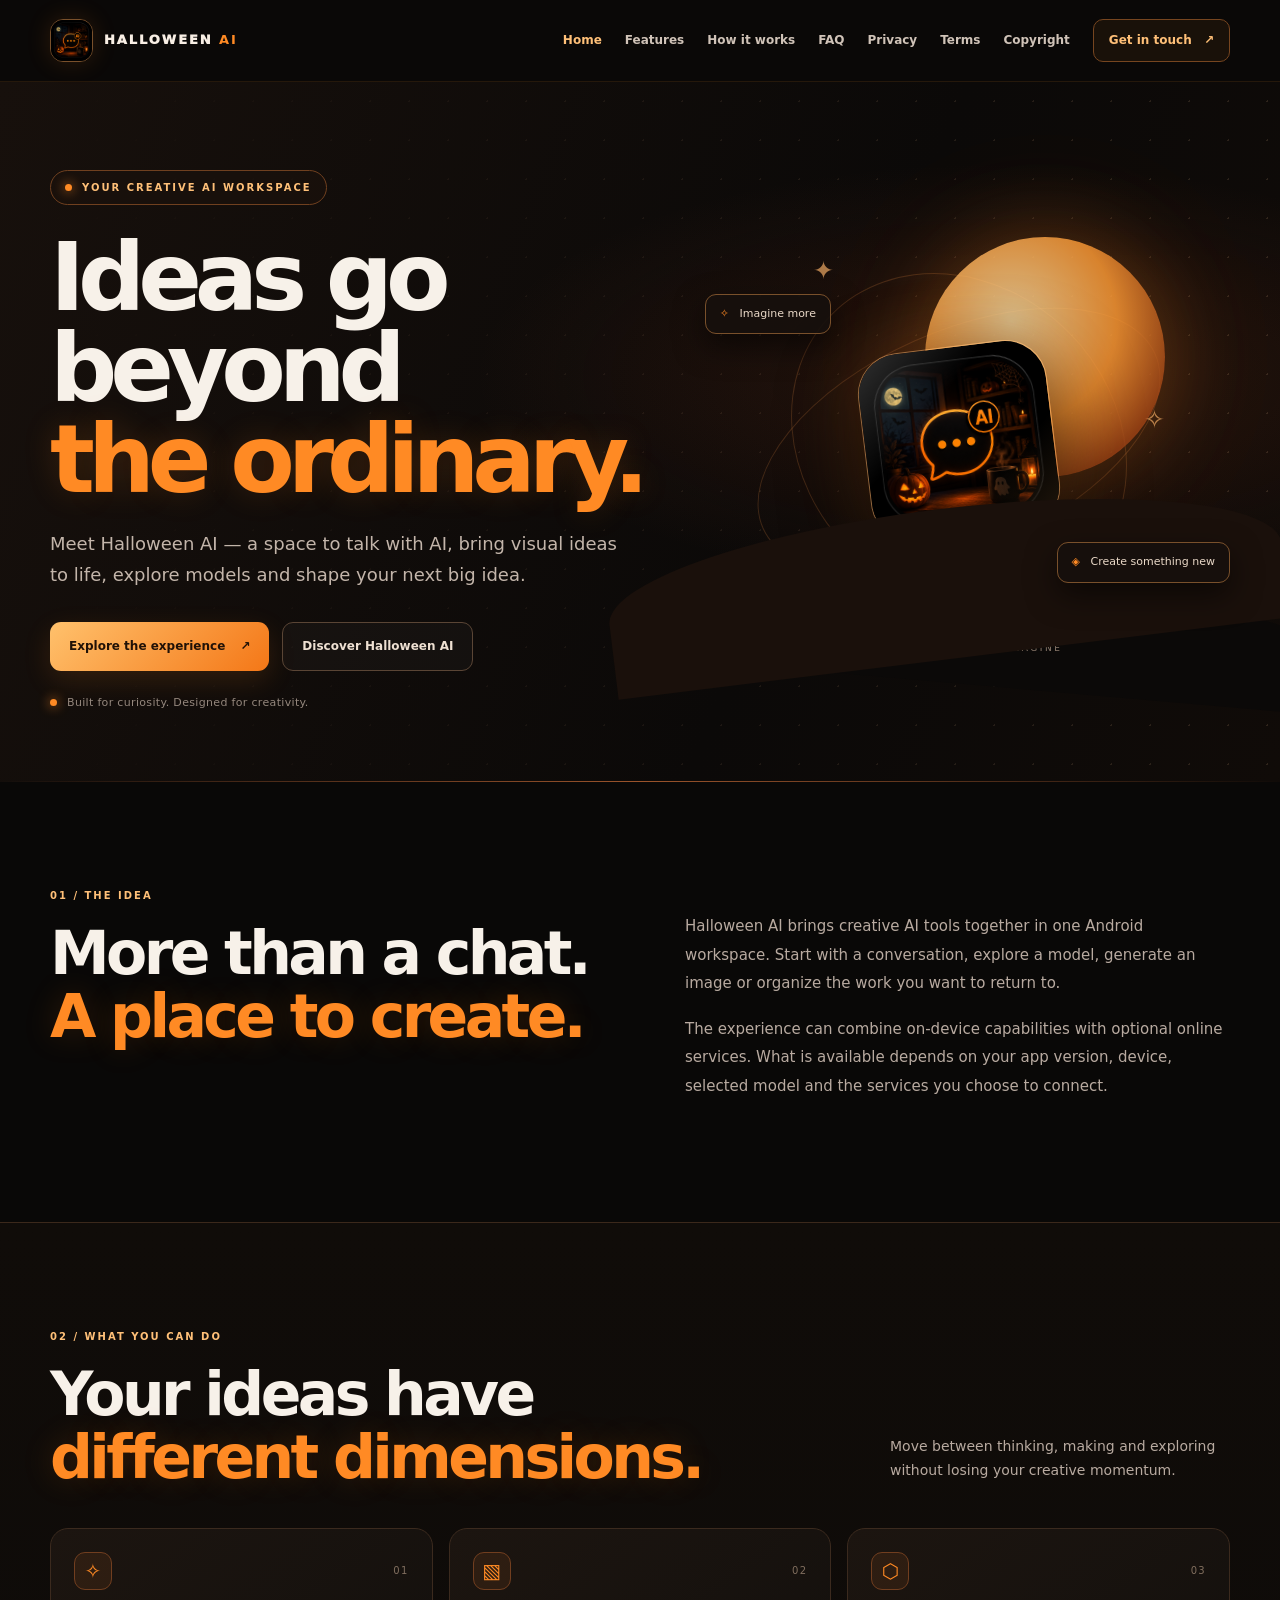
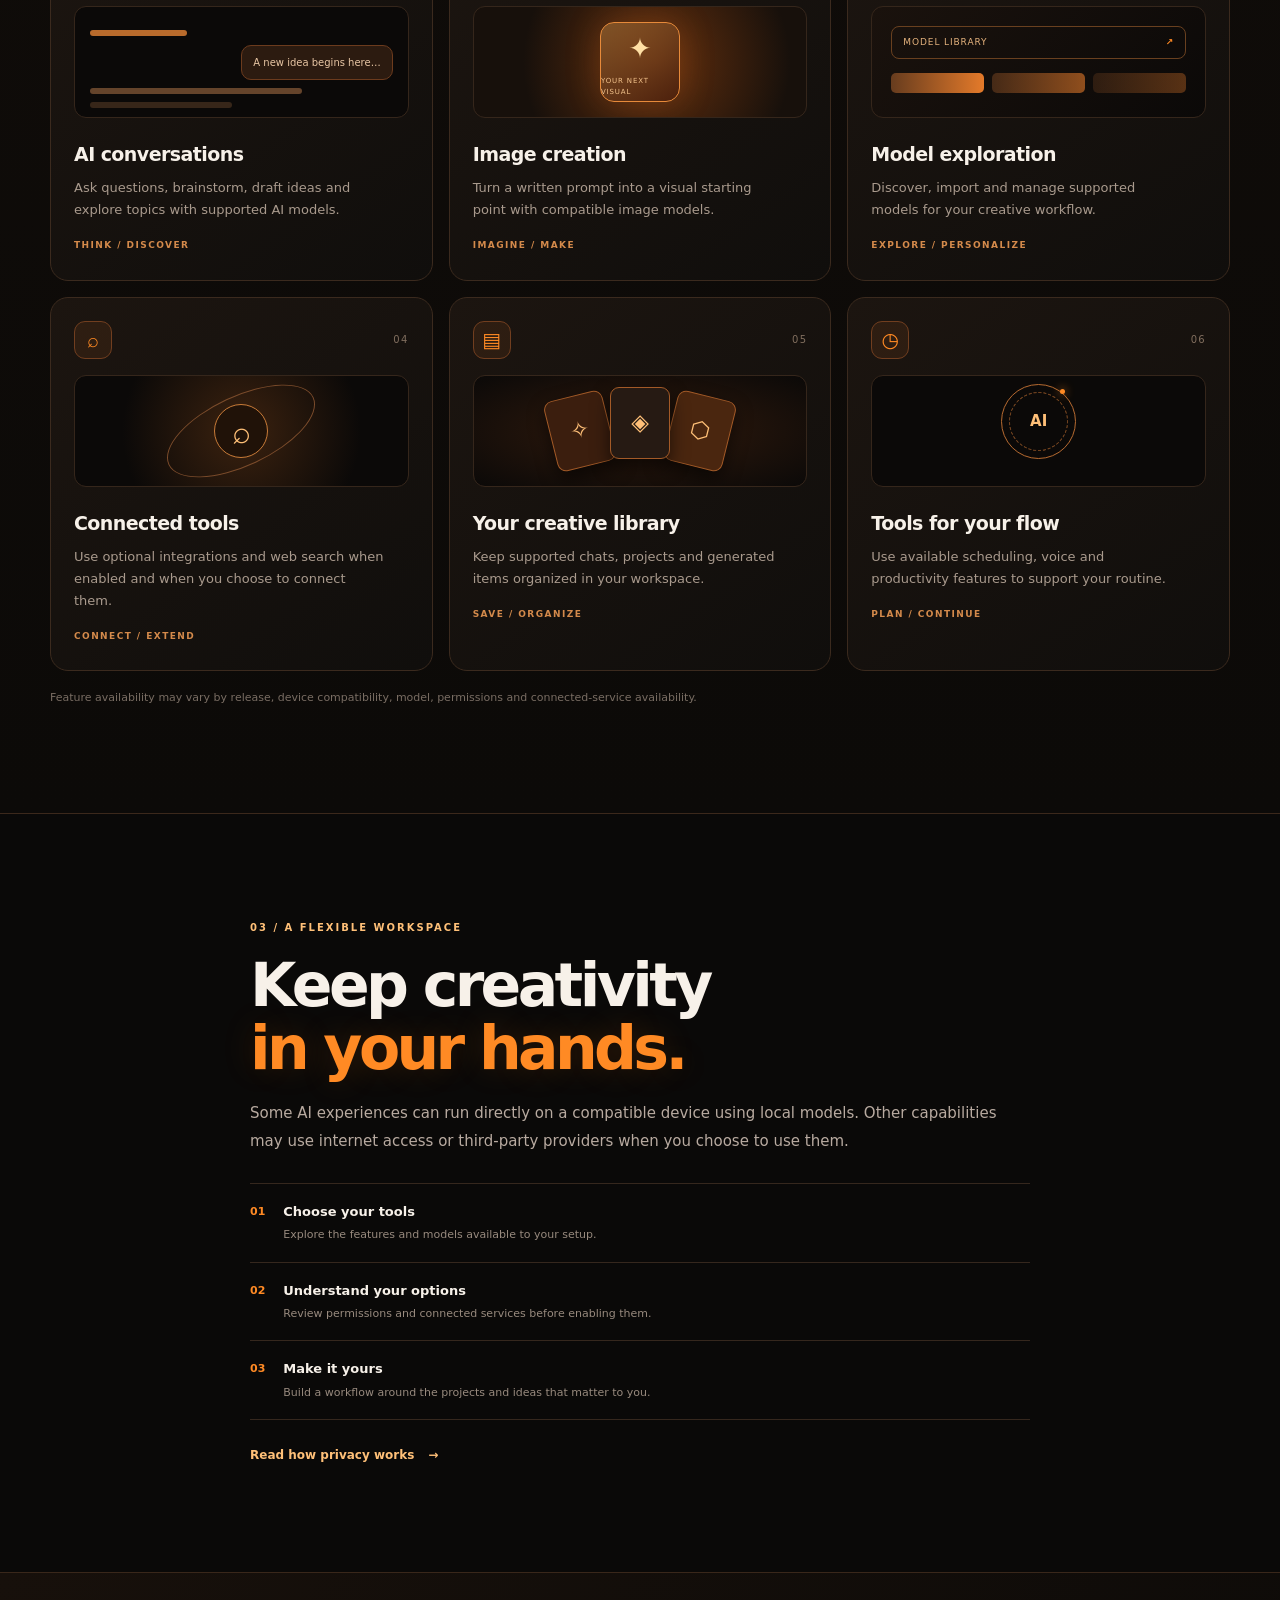
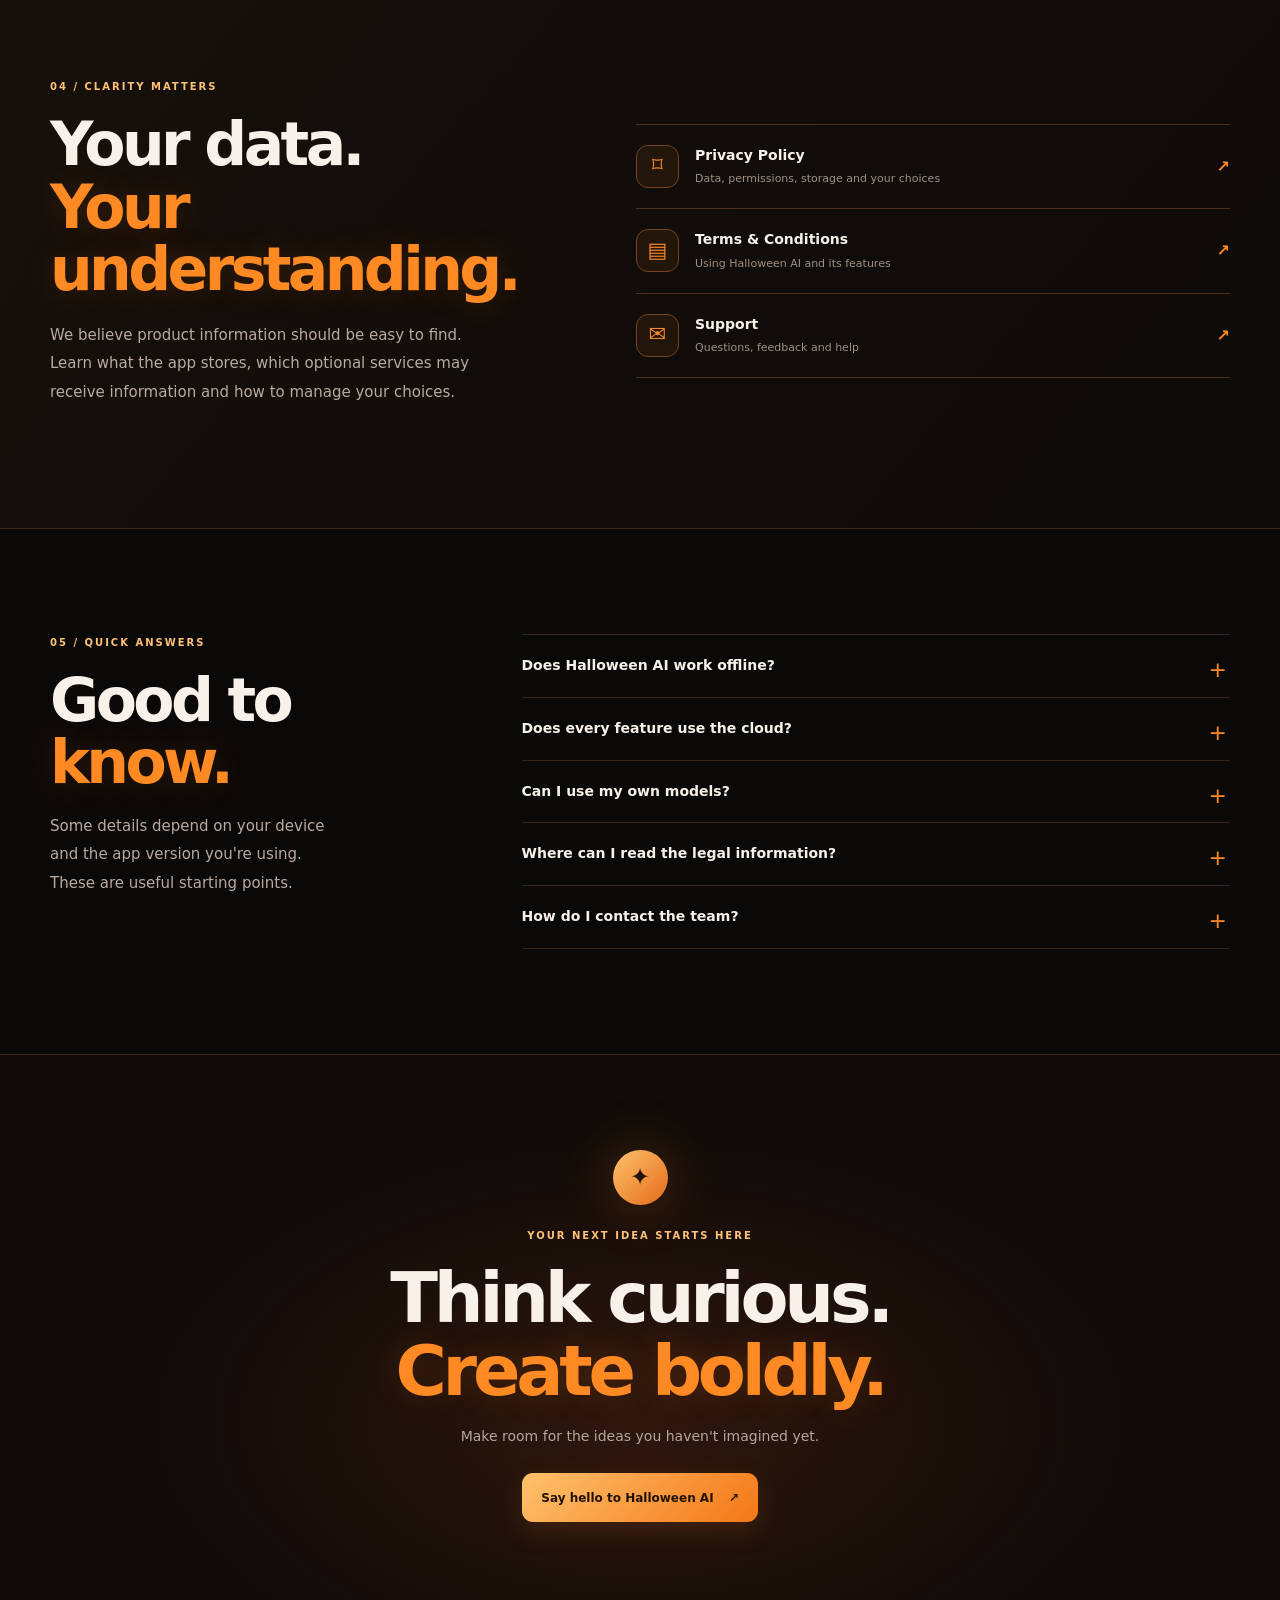
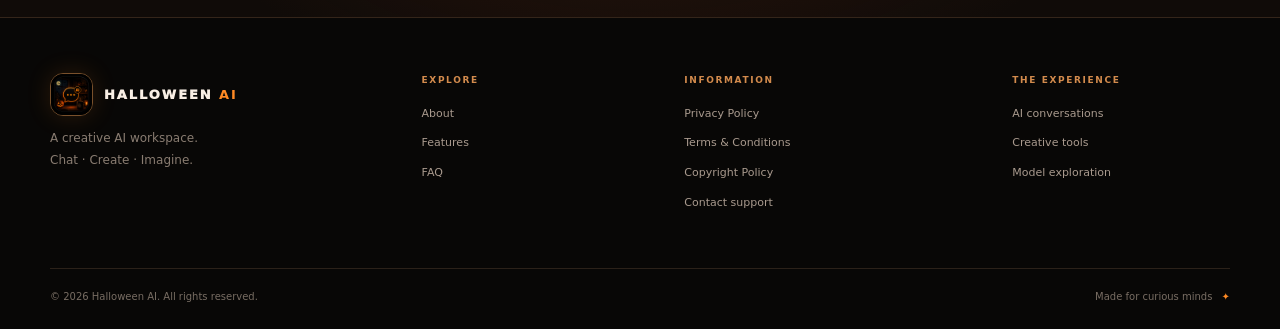
<file: index.html>
<!doctype html>
<html lang="en">
<head>
  <meta charset="utf-8"><meta name="viewport" content="width=device-width,initial-scale=1">
  <meta name="theme-color" content="#090807">
  <meta name="description" content="Meet Halloween AI: a creative AI workspace for conversations, image creation, model discovery and optional connected tools.">
  <meta property="og:title" content="Halloween AI — Chat. Create. Imagine.">
  <meta property="og:description" content="One creative space for AI conversations, visual ideas and model exploration.">
  <meta property="og:type" content="website">
  <link rel="icon" type="image/png" href="assets/app-icon.png"><link rel="stylesheet" href="assets/style.css">
  <title>Halloween AI — Chat. Create. Imagine.</title>
</head>
<body>
<a class="skip-link" href="#main">Skip to content</a>
<header class="site-header"><div class="container nav-wrap">
  <a class="brand" href="index.html" aria-label="Halloween AI home"><img src="assets/app-icon.png" alt="" class="brand-icon"><span>HALLOWEEN <b>AI</b></span></a>
  <button class="menu-toggle" aria-expanded="false" aria-controls="site-nav" aria-label="Open navigation"><span></span><span></span><span></span></button>
  <nav class="site-nav" id="site-nav" aria-label="Main navigation">
    <a class="active" href="index.html">Home</a><a href="#features">Features</a><a href="#how-it-works">How it works</a><a href="#faq">FAQ</a>
    <a class="nav-legal" href="privacy-policy.html">Privacy</a><a class="nav-legal" href="terms.html">Terms</a><a class="nav-legal" href="copyright-policy.html">Copyright</a>
    <a class="nav-cta" href="mailto:support.halloweenai@gmail.com?subject=Halloween%20AI%20app%20information">Get in touch <span>↗</span></a>
  </nav>
</div></header>
<main id="main">
  <section class="hero">
    <div class="hero-glow glow-one"></div><div class="hero-glow glow-two"></div><div class="stars" aria-hidden="true"></div>
    <div class="container hero-grid">
      <div class="hero-copy">
        <div class="eyebrow"><i></i> YOUR CREATIVE AI WORKSPACE</div>
        <h1>Ideas go beyond<br><span>the ordinary.</span></h1>
        <p class="hero-lead">Meet Halloween AI — a space to talk with AI, bring visual ideas to life, explore models and shape your next big idea.</p>
        <div class="hero-actions"><a class="button button-primary" href="#features">Explore the experience <span>↗</span></a><a class="button button-quiet" href="#about">Discover Halloween AI</a></div>
        <div class="hero-note"><span class="note-dot"></span> Built for curiosity. Designed for creativity.</div>
      </div>
      <div class="hero-art" aria-label="Halloween AI app identity">
        <div class="orbit orbit-a"></div><div class="orbit orbit-b"></div>
        <div class="moon"></div><div class="bat bat-one">✦</div><div class="bat bat-two">✧</div>
        <div class="app-tile"><img src="assets/app-icon.png" alt="Halloween AI app icon"><div class="tile-glint"></div></div>
        <div class="floating-chip chip-top"><span>✧</span> Imagine more</div>
        <div class="floating-chip chip-bottom"><span>◈</span> Create something new</div>
        <div class="hill hill-back"></div><div class="hill hill-front"></div>
        <div class="art-caption">CHAT <b>•</b> CREATE <b>•</b> IMAGINE</div>
      </div>
    </div>
    <div class="hero-bottom-line"></div>
  </section>

  <section class="intro section-pad" id="about"><div class="container intro-grid">
    <div><div class="section-label">01 / THE IDEA</div><h2>More than a chat.<br><span>A place to create.</span></h2></div>
    <div class="intro-copy"><p>Halloween AI brings creative AI tools together in one Android workspace. Start with a conversation, explore a model, generate an image or organize the work you want to return to.</p><p>The experience can combine on-device capabilities with optional online services. What is available depends on your app version, device, selected model and the services you choose to connect.</p></div>
  </div></section>

  <section class="features section-pad" id="features"><div class="container">
    <div class="section-heading"><div><div class="section-label">02 / WHAT YOU CAN DO</div><h2>Your ideas have<br><span>different dimensions.</span></h2></div><p>Move between thinking, making and exploring without losing your creative momentum.</p></div>
    <div class="feature-grid">
      <article class="feature-card feature-large"><div class="feature-top"><span class="feature-icon">✧</span><span class="feature-index">01</span></div><div class="feature-visual visual-chat"><div class="chat-line short"></div><div class="chat-bubble">A new idea begins here…</div><div class="chat-line medium"></div><div class="chat-line tiny"></div></div><h3>AI conversations</h3><p>Ask questions, brainstorm, draft ideas and explore topics with supported AI models.</p><span class="card-tag">THINK / DISCOVER</span></article>
      <article class="feature-card"><div class="feature-top"><span class="feature-icon">▧</span><span class="feature-index">02</span></div><div class="feature-visual visual-image"><div class="image-frame"><span>✦</span><small>YOUR NEXT VISUAL</small></div></div><h3>Image creation</h3><p>Turn a written prompt into a visual starting point with compatible image models.</p><span class="card-tag">IMAGINE / MAKE</span></article>
      <article class="feature-card"><div class="feature-top"><span class="feature-icon">⬡</span><span class="feature-index">03</span></div><div class="feature-visual visual-model"><div class="model-pill">MODEL LIBRARY <b>↗</b></div><div class="model-bars"><i></i><i></i><i></i></div></div><h3>Model exploration</h3><p>Discover, import and manage supported models for your creative workflow.</p><span class="card-tag">EXPLORE / PERSONALIZE</span></article>
      <article class="feature-card"><div class="feature-top"><span class="feature-icon">⌕</span><span class="feature-index">04</span></div><div class="feature-visual visual-search"><div class="search-orbit">⌕</div><div class="search-rings"></div></div><h3>Connected tools</h3><p>Use optional integrations and web search when enabled and when you choose to connect them.</p><span class="card-tag">CONNECT / EXTEND</span></article>
      <article class="feature-card"><div class="feature-top"><span class="feature-icon">▤</span><span class="feature-index">05</span></div><div class="feature-visual visual-library"><div class="library-card one">✧</div><div class="library-card two">◈</div><div class="library-card three">⬡</div></div><h3>Your creative library</h3><p>Keep supported chats, projects and generated items organized in your workspace.</p><span class="card-tag">SAVE / ORGANIZE</span></article>
      <article class="feature-card"><div class="feature-top"><span class="feature-icon">◷</span><span class="feature-index">06</span></div><div class="feature-visual visual-schedule"><div class="schedule-ring"><b>AI</b><span></span></div><div class="schedule-line"></div></div><h3>Tools for your flow</h3><p>Use available scheduling, voice and productivity features to support your routine.</p><span class="card-tag">PLAN / CONTINUE</span></article>
    </div>
    <p class="fine-print">Feature availability may vary by release, device compatibility, model, permissions and connected-service availability.</p>
  </div></section>

  <section class="philosophy section-pad" id="how-it-works"><div class="container philosophy-grid">
    <div class="philosophy-copy"><div class="section-label">03 / A FLEXIBLE WORKSPACE</div><h2>Keep creativity<br><span>in your hands.</span></h2><p>Some AI experiences can run directly on a compatible device using local models. Other capabilities may use internet access or third-party providers when you choose to use them.</p><div class="principle-list"><div><b>01</b><span><strong>Choose your tools</strong><small>Explore the features and models available to your setup.</small></span></div><div><b>02</b><span><strong>Understand your options</strong><small>Review permissions and connected services before enabling them.</small></span></div><div><b>03</b><span><strong>Make it yours</strong><small>Build a workflow around the projects and ideas that matter to you.</small></span></div></div><a class="text-link" href="privacy-policy.html">Read how privacy works <span>→</span></a></div>
  </div></section>

  <section class="trust section-pad"><div class="container trust-grid"><div><div class="section-label">04 / CLARITY MATTERS</div><h2>Your data.<br><span>Your understanding.</span></h2><p>We believe product information should be easy to find. Learn what the app stores, which optional services may receive information and how to manage your choices.</p></div><div class="trust-links"><a href="privacy-policy.html"><span class="trust-icon">⌑</span><span><b>Privacy Policy</b><small>Data, permissions, storage and your choices</small></span><strong>↗</strong></a><a href="terms.html"><span class="trust-icon">▤</span><span><b>Terms &amp; Conditions</b><small>Using Halloween AI and its features</small></span><strong>↗</strong></a><a href="mailto:support.halloweenai@gmail.com"><span class="trust-icon">✉</span><span><b>Support</b><small>Questions, feedback and help</small></span><strong>↗</strong></a></div></div></section>

  <section class="faq section-pad" id="faq"><div class="container faq-grid"><div><div class="section-label">05 / QUICK ANSWERS</div><h2>Good to<br><span>know.</span></h2><p>Some details depend on your device and the app version you're using. These are useful starting points.</p></div><div class="faq-list">
    <details><summary>Does Halloween AI work offline?</summary><p>Some on-device features can work offline when the required model and files are already available. Online services such as web search, model downloads and connected-account features need an internet connection.</p></details>
    <details><summary>Does every feature use the cloud?</summary><p>No. The app may support on-device processing as well as optional online services. Check the Privacy Policy for details about specific features and their data flows.</p></details>
    <details><summary>Can I use my own models?</summary><p>The app includes model discovery and import capabilities for supported formats. Compatibility, performance and licensing depend on the model and your device.</p></details>
    <details><summary>Where can I read the legal information?</summary><p>Use the Privacy Policy and Terms &amp; Conditions links in the navigation or footer. Both pages are part of this website.</p></details>
    <details><summary>How do I contact the team?</summary><p>Email <a href="mailto:support.halloweenai@gmail.com">support.halloweenai@gmail.com</a> for questions, feedback or support requests.</p></details>
  </div></div></section>

  <section class="closing"><div class="container closing-inner"><div class="closing-orb">✦</div><div class="section-label">YOUR NEXT IDEA STARTS HERE</div><h2>Think curious.<br><span>Create boldly.</span></h2><p>Make room for the ideas you haven't imagined yet.</p><a class="button button-primary" href="mailto:support.halloweenai@gmail.com?subject=Hello%20Halloween%20AI">Say hello to Halloween AI <span>↗</span></a></div></section>
</main>
<footer class="site-footer"><div class="container footer-main"><div class="footer-brand"><a class="brand" href="index.html"><img src="assets/app-icon.png" alt="" class="brand-icon"><span>HALLOWEEN <b>AI</b></span></a><p>A creative AI workspace.<br>Chat · Create · Imagine.</p></div><div class="footer-col"><b>EXPLORE</b><a href="#about">About</a><a href="#features">Features</a><a href="#faq">FAQ</a></div><div class="footer-col"><b>INFORMATION</b><a href="privacy-policy.html">Privacy Policy</a><a href="terms.html">Terms &amp; Conditions</a><a href="copyright-policy.html">Copyright Policy</a><a href="mailto:support.halloweenai@gmail.com">Contact support</a></div><div class="footer-col"><b>THE EXPERIENCE</b><span>AI conversations</span><span>Creative tools</span><span>Model exploration</span></div></div><div class="container footer-bottom"><span>© <span id="year">2026</span> Halloween AI. All rights reserved.</span><span>Made for curious minds <i>✦</i></span></div></footer>
<script src="assets/site.js" defer></script>
</body></html>
</file>
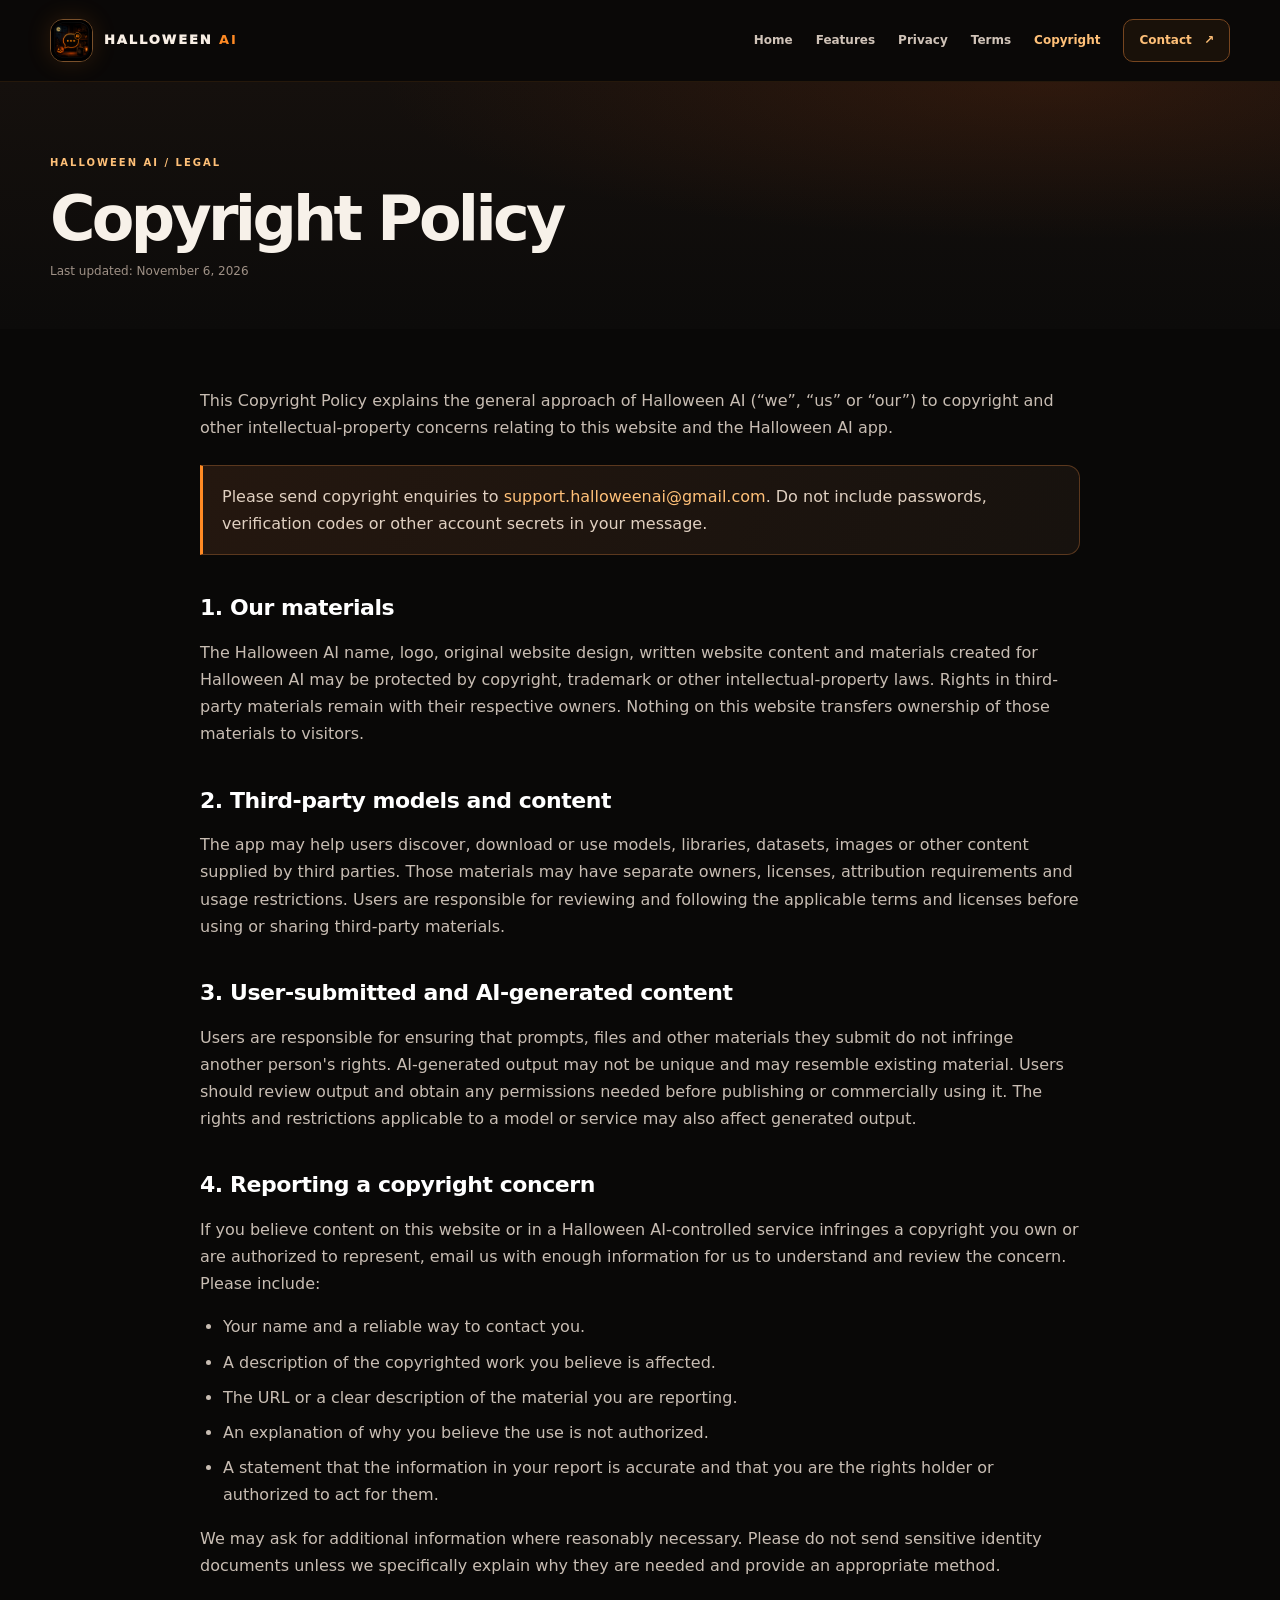
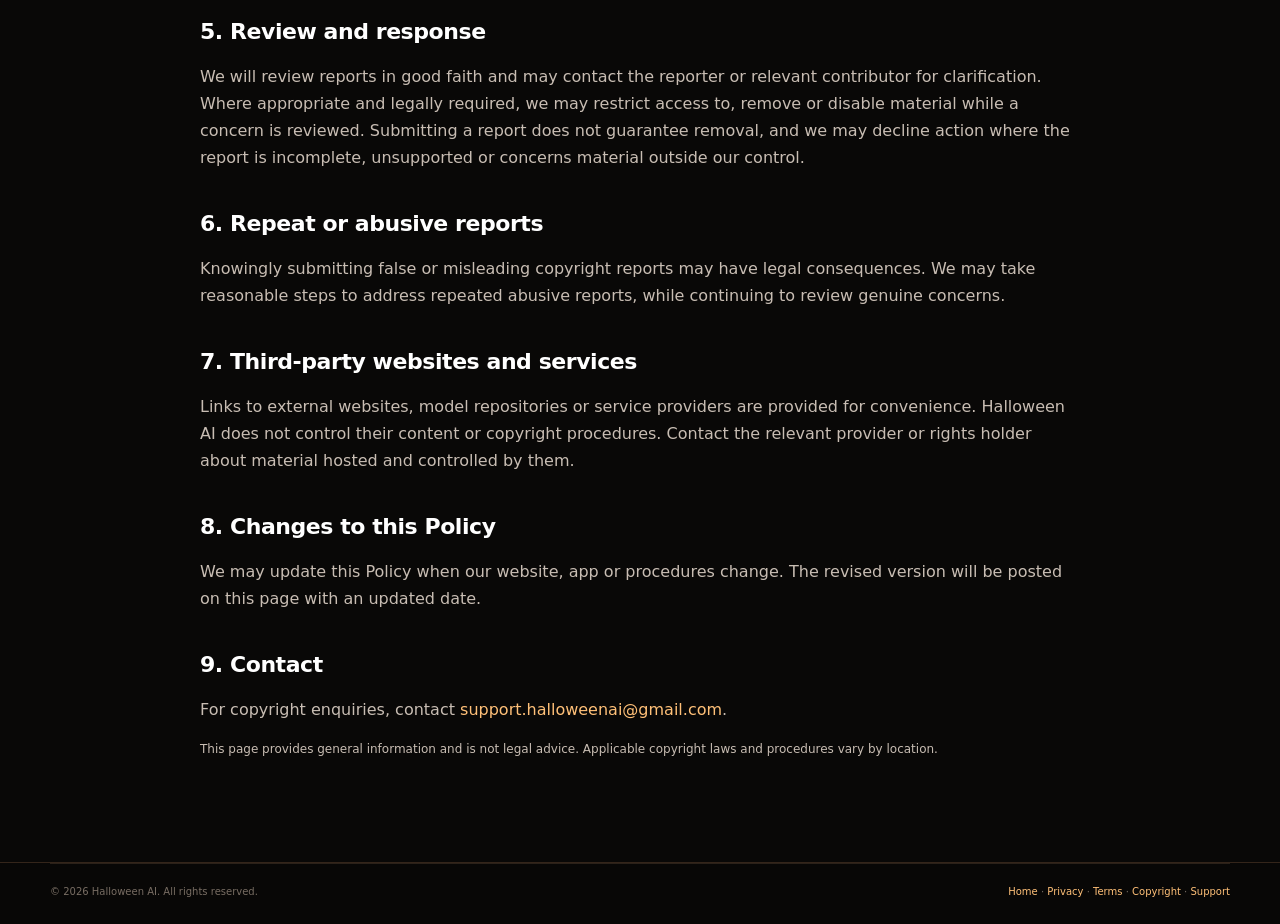
<file: copyright-policy.html>
<!doctype html>
<html lang="en">
<head>
  <meta charset="utf-8">
  <meta name="viewport" content="width=device-width,initial-scale=1">
  <meta name="theme-color" content="#090807">
  <meta name="description" content="Copyright Policy for the Halloween AI website and app.">
  <link rel="icon" type="image/png" href="assets/app-icon.png">
  <link rel="stylesheet" href="assets/style.css">
  <title>Copyright Policy — Halloween AI</title>
</head>
<body>
<header class="site-header"><div class="container nav-wrap">
  <a class="brand" href="index.html" aria-label="Halloween AI home"><img src="assets/app-icon.png" alt="" class="brand-icon"><span>HALLOWEEN <b>AI</b></span></a>
  <button class="menu-toggle" aria-expanded="false" aria-controls="site-nav" aria-label="Open navigation"><span></span><span></span><span></span></button>
  <nav class="site-nav" id="site-nav" aria-label="Main navigation">
    <a href="index.html">Home</a><a href="index.html#features">Features</a>
    <a href="privacy-policy.html">Privacy</a><a href="terms.html">Terms</a>
    <a class="active" href="copyright-policy.html">Copyright</a>
    <a class="nav-cta" href="mailto:support.halloweenai@gmail.com?subject=Copyright%20enquiry">Contact <span>↗</span></a>
  </nav>
</div></header>
<section class="doc-hero"><div class="container">
  <span class="section-label">HALLOWEEN AI / LEGAL</span>
  <h1>Copyright Policy</h1>
  <p class="updated">Last updated: November 6, 2026</p>
</div></section>
<main class="container doc">
  <p>This Copyright Policy explains the general approach of Halloween AI (“we”, “us” or “our”) to copyright and other intellectual-property concerns relating to this website and the Halloween AI app.</p>

  <div class="notice">Please send copyright enquiries to <a href="mailto:support.halloweenai@gmail.com?subject=Copyright%20enquiry">support.halloweenai@gmail.com</a>. Do not include passwords, verification codes or other account secrets in your message.</div>

  <h2>1. Our materials</h2>
  <p>The Halloween AI name, logo, original website design, written website content and materials created for Halloween AI may be protected by copyright, trademark or other intellectual-property laws. Rights in third-party materials remain with their respective owners. Nothing on this website transfers ownership of those materials to visitors.</p>

  <h2>2. Third-party models and content</h2>
  <p>The app may help users discover, download or use models, libraries, datasets, images or other content supplied by third parties. Those materials may have separate owners, licenses, attribution requirements and usage restrictions. Users are responsible for reviewing and following the applicable terms and licenses before using or sharing third-party materials.</p>

  <h2>3. User-submitted and AI-generated content</h2>
  <p>Users are responsible for ensuring that prompts, files and other materials they submit do not infringe another person's rights. AI-generated output may not be unique and may resemble existing material. Users should review output and obtain any permissions needed before publishing or commercially using it. The rights and restrictions applicable to a model or service may also affect generated output.</p>

  <h2>4. Reporting a copyright concern</h2>
  <p>If you believe content on this website or in a Halloween AI-controlled service infringes a copyright you own or are authorized to represent, email us with enough information for us to understand and review the concern. Please include:</p>
  <ul>
    <li>Your name and a reliable way to contact you.</li>
    <li>A description of the copyrighted work you believe is affected.</li>
    <li>The URL or a clear description of the material you are reporting.</li>
    <li>An explanation of why you believe the use is not authorized.</li>
    <li>A statement that the information in your report is accurate and that you are the rights holder or authorized to act for them.</li>
  </ul>
  <p>We may ask for additional information where reasonably necessary. Please do not send sensitive identity documents unless we specifically explain why they are needed and provide an appropriate method.</p>

  <h2>5. Review and response</h2>
  <p>We will review reports in good faith and may contact the reporter or relevant contributor for clarification. Where appropriate and legally required, we may restrict access to, remove or disable material while a concern is reviewed. Submitting a report does not guarantee removal, and we may decline action where the report is incomplete, unsupported or concerns material outside our control.</p>

  <h2>6. Repeat or abusive reports</h2>
  <p>Knowingly submitting false or misleading copyright reports may have legal consequences. We may take reasonable steps to address repeated abusive reports, while continuing to review genuine concerns.</p>

  <h2>7. Third-party websites and services</h2>
  <p>Links to external websites, model repositories or service providers are provided for convenience. Halloween AI does not control their content or copyright procedures. Contact the relevant provider or rights holder about material hosted and controlled by them.</p>

  <h2>8. Changes to this Policy</h2>
  <p>We may update this Policy when our website, app or procedures change. The revised version will be posted on this page with an updated date.</p>

  <h2>9. Contact</h2>
  <p>For copyright enquiries, contact <a href="mailto:support.halloweenai@gmail.com?subject=Copyright%20enquiry">support.halloweenai@gmail.com</a>.</p>
  <p class="updated">This page provides general information and is not legal advice. Applicable copyright laws and procedures vary by location.</p>
</main>
<footer class="site-footer"><div class="container footer-bottom">
  <span>© <span id="year">2026</span> Halloween AI. All rights reserved.</span>
  <span><a href="index.html">Home</a> · <a href="privacy-policy.html">Privacy</a> · <a href="terms.html">Terms</a> · <a href="copyright-policy.html">Copyright</a> · <a href="mailto:support.halloweenai@gmail.com">Support</a></span>
</div></footer>
<script src="assets/site.js" defer></script>
</body></html>
</file>
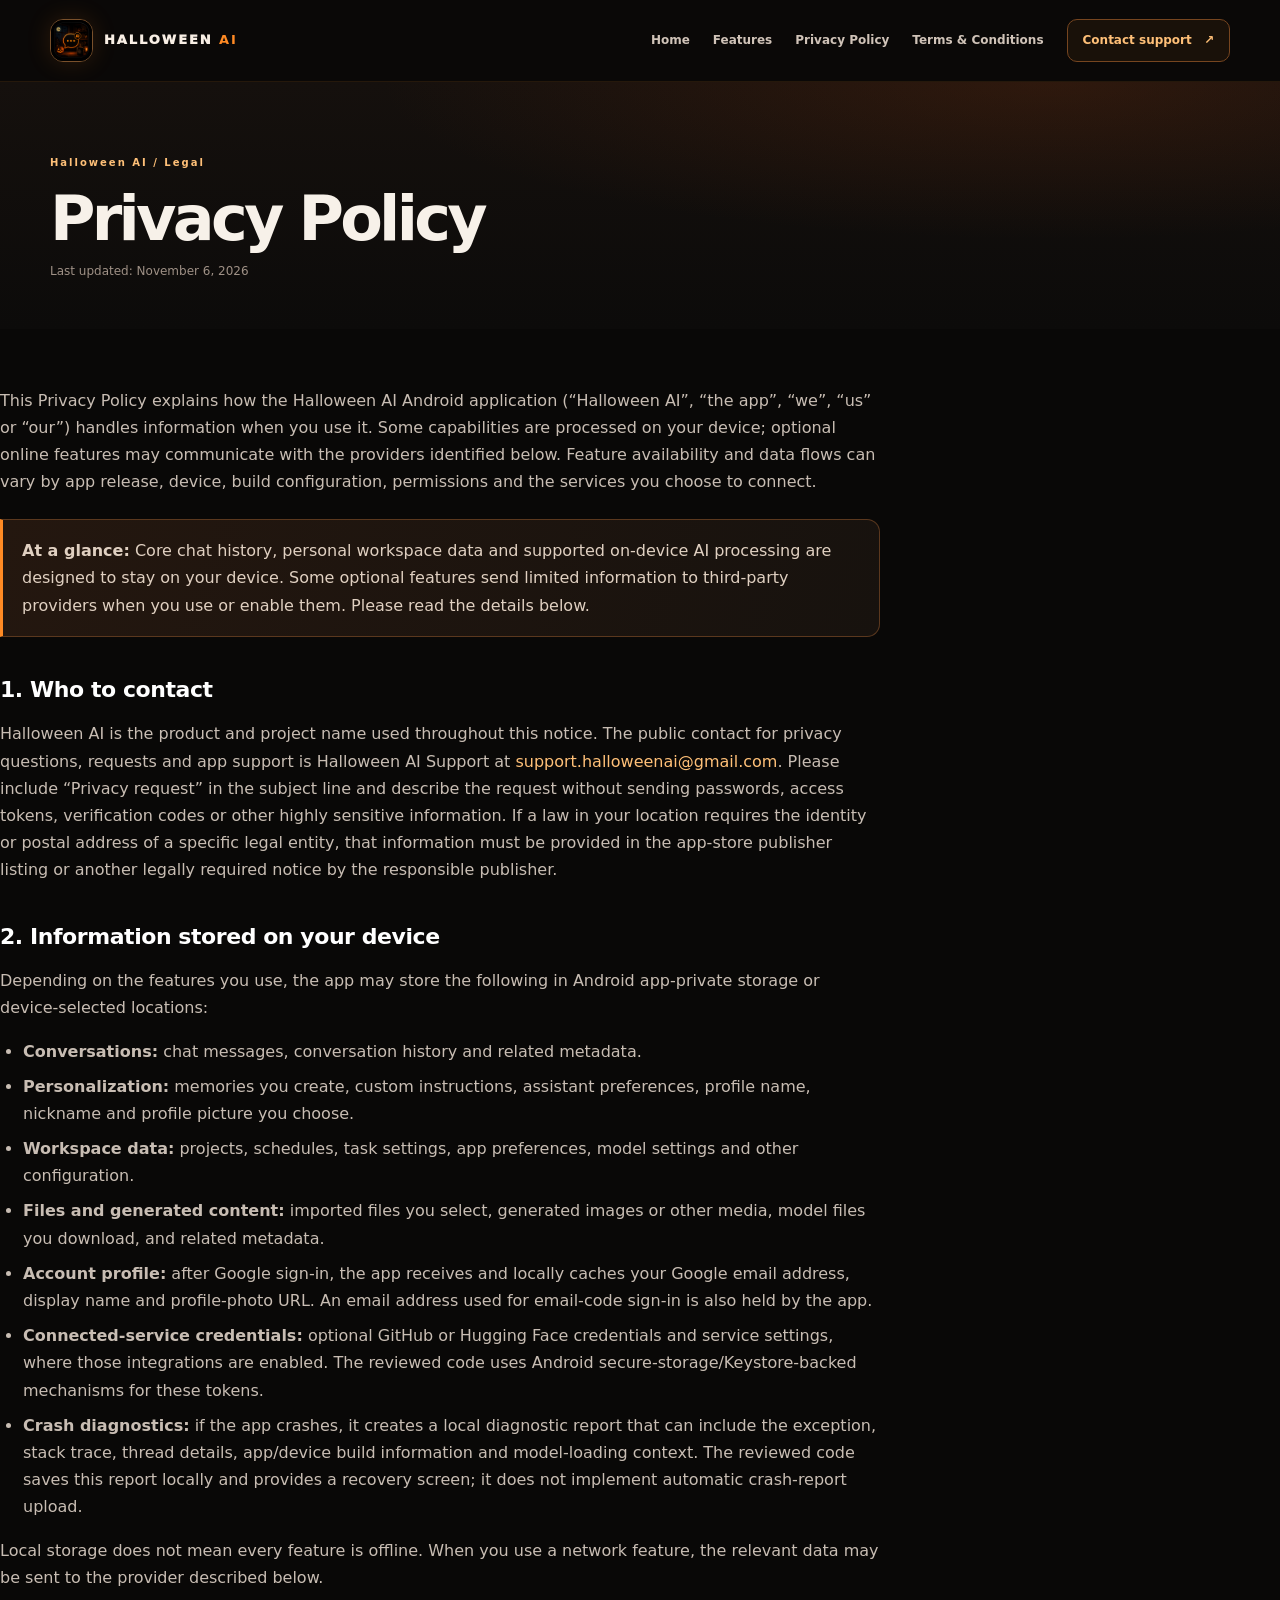
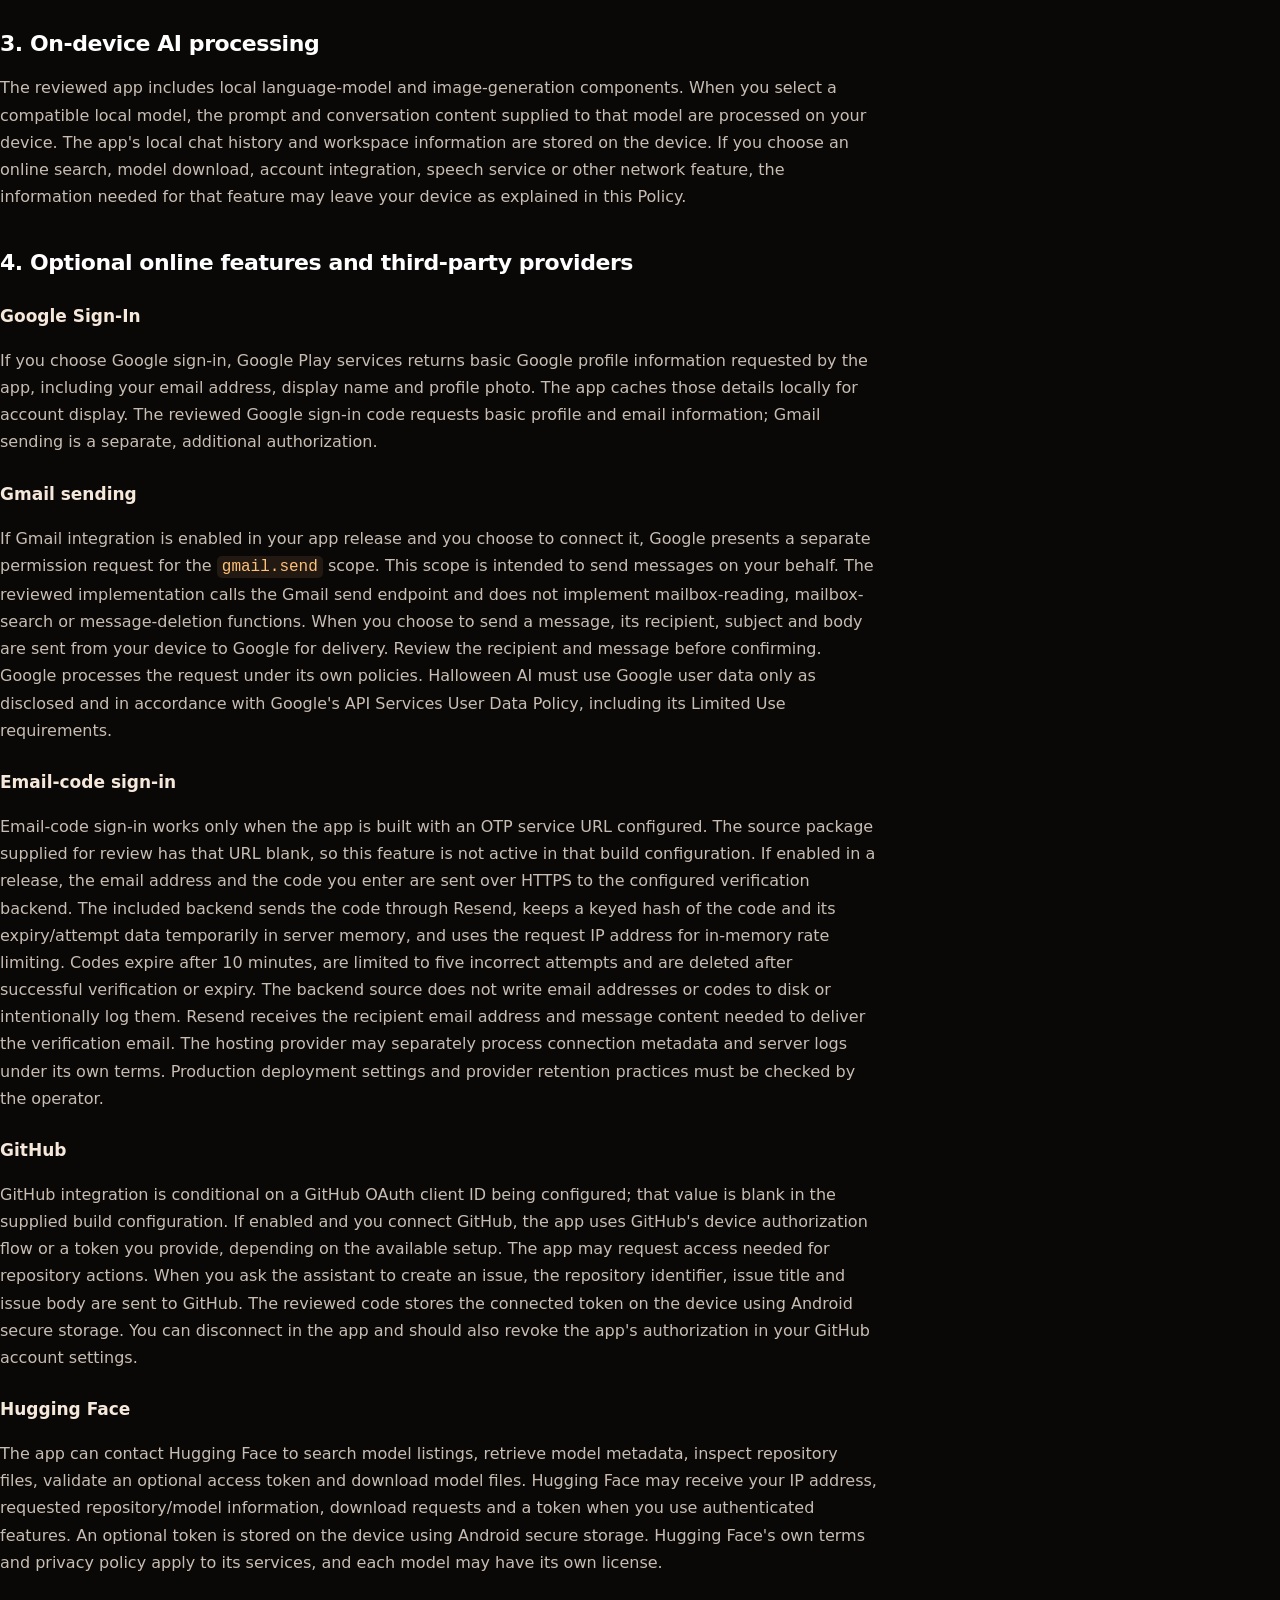
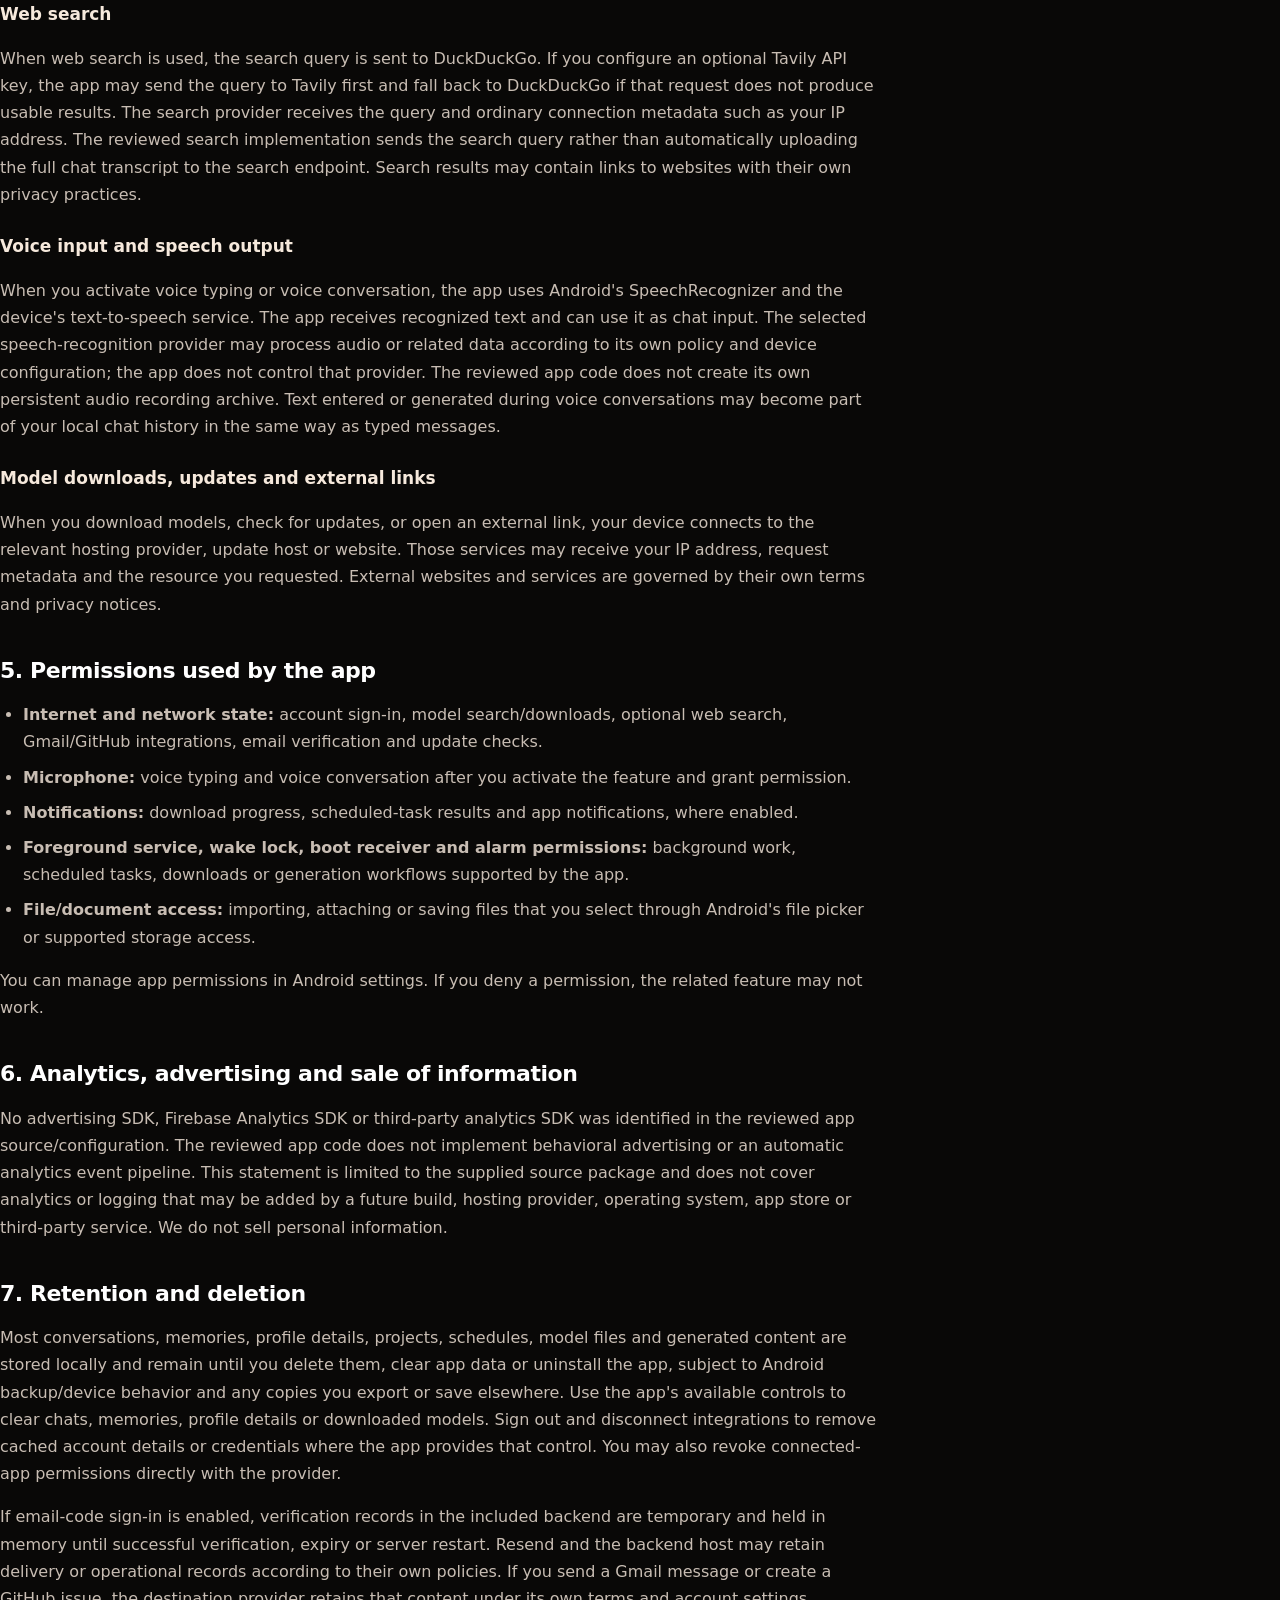
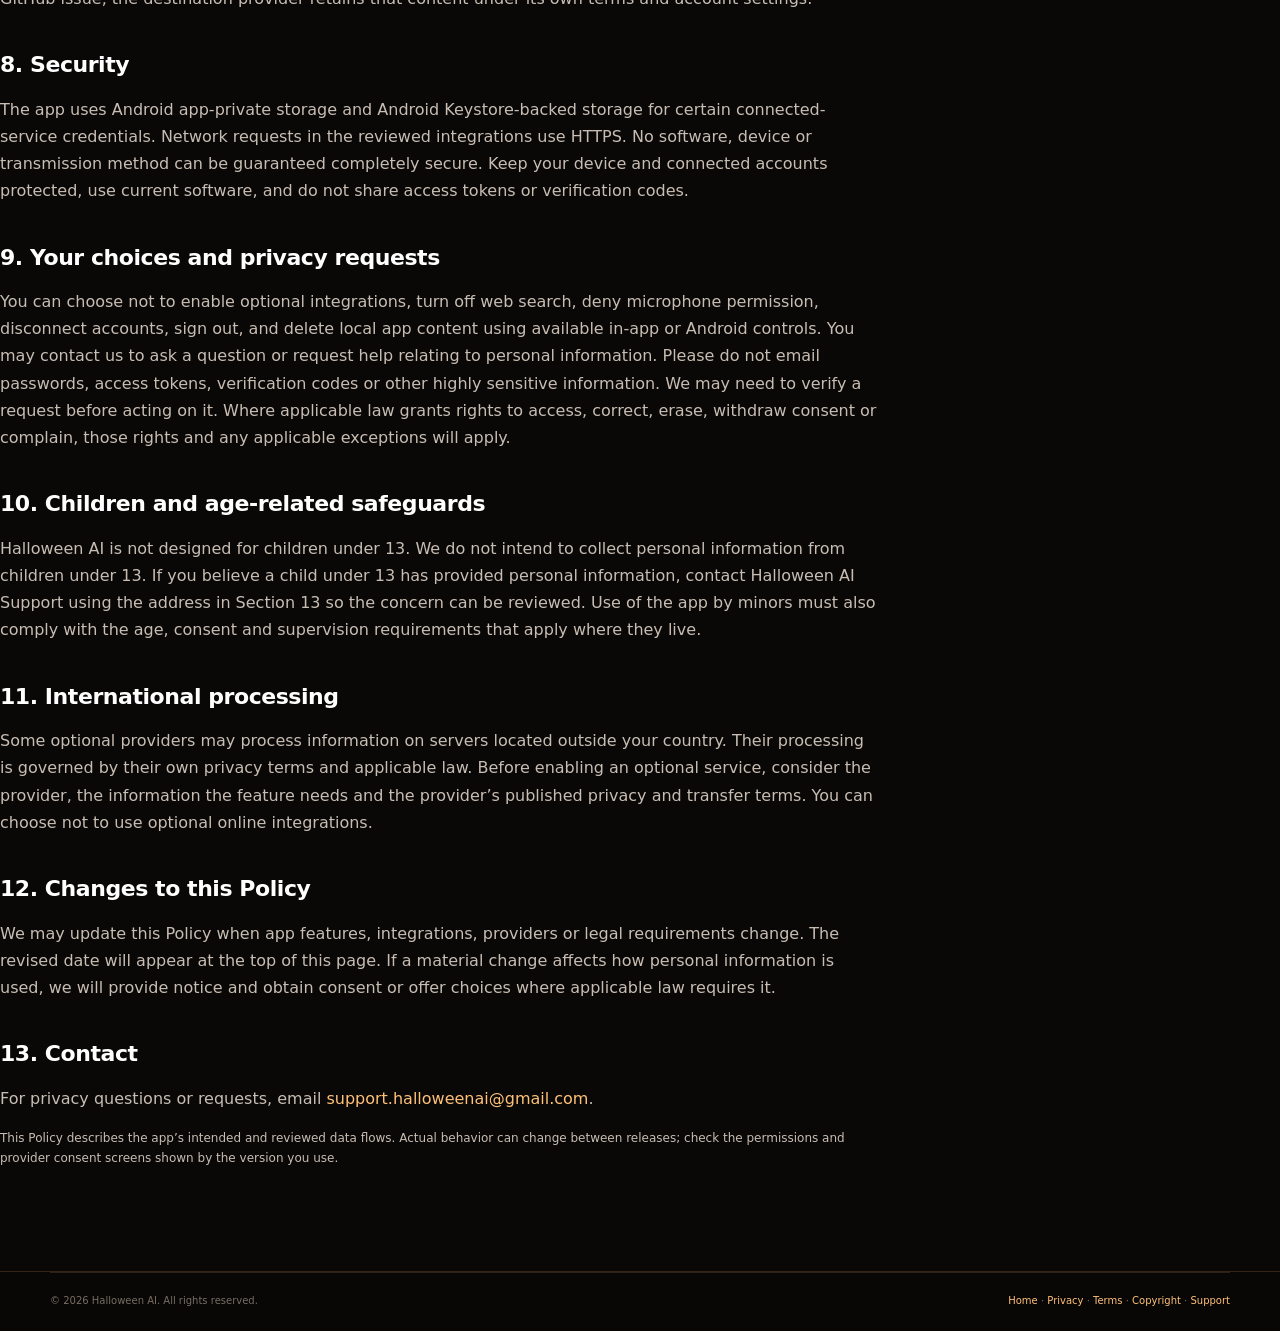
<file: privacy-policy.html>
<!doctype html><html lang="en"><head><meta charset="utf-8"><meta name="viewport" content="width=device-width,initial-scale=1"><meta name="theme-color" content="#080808"><link rel="icon" type="image/png" href="assets/app-icon.png"><link rel="stylesheet" href="assets/style.css"><meta name="description" content="Halloween AI Privacy Policy explaining local app data, optional integrations, third-party services, retention and user choices."><title>Privacy Policy — Halloween AI</title></head><body><header class="site-header"><div class="container nav-wrap">
<a class="brand" href="index.html"><img class="brand-icon" src="assets/app-icon.png" alt=""><span>HALLOWEEN <b>AI</b></span></a>
<button class="menu-toggle" aria-expanded="false" aria-controls="site-nav" aria-label="Open navigation"><span></span><span></span><span></span></button>
<nav class="site-nav" id="site-nav" aria-label="Main navigation"><a href="index.html">Home</a><a href="index.html#features">Features</a><a href="privacy-policy.html">Privacy Policy</a><a href="terms.html">Terms &amp; Conditions</a><a class="nav-cta" href="mailto:support.halloweenai@gmail.com">Contact support <span>↗</span></a></nav>
</div></header>
<section class="doc-hero"><div class="container"><span class="section-label">Halloween AI / Legal</span><h1>Privacy Policy</h1><p class="updated">Last updated: November 6, 2026</p></div></section>
<main class="wrap doc">
<p>This Privacy Policy explains how the Halloween AI Android application (“Halloween AI”, “the app”, “we”, “us” or “our”) handles information when you use it. Some capabilities are processed on your device; optional online features may communicate with the providers identified below. Feature availability and data flows can vary by app release, device, build configuration, permissions and the services you choose to connect.</p>
<div class="notice"><strong>At a glance:</strong> Core chat history, personal workspace data and supported on-device AI processing are designed to stay on your device. Some optional features send limited information to third-party providers when you use or enable them. Please read the details below.</div>

<h2>1. Who to contact</h2>
<p>Halloween AI is the product and project name used throughout this notice. The public contact for privacy questions, requests and app support is Halloween AI Support at <a href="mailto:support.halloweenai@gmail.com">support.halloweenai@gmail.com</a>. Please include “Privacy request” in the subject line and describe the request without sending passwords, access tokens, verification codes or other highly sensitive information. If a law in your location requires the identity or postal address of a specific legal entity, that information must be provided in the app-store publisher listing or another legally required notice by the responsible publisher.</p>

<h2>2. Information stored on your device</h2>
<p>Depending on the features you use, the app may store the following in Android app-private storage or device-selected locations:</p>
<ul>
<li><strong>Conversations:</strong> chat messages, conversation history and related metadata.</li>
<li><strong>Personalization:</strong> memories you create, custom instructions, assistant preferences, profile name, nickname and profile picture you choose.</li>
<li><strong>Workspace data:</strong> projects, schedules, task settings, app preferences, model settings and other configuration.</li>
<li><strong>Files and generated content:</strong> imported files you select, generated images or other media, model files you download, and related metadata.</li>
<li><strong>Account profile:</strong> after Google sign-in, the app receives and locally caches your Google email address, display name and profile-photo URL. An email address used for email-code sign-in is also held by the app.</li>
<li><strong>Connected-service credentials:</strong> optional GitHub or Hugging Face credentials and service settings, where those integrations are enabled. The reviewed code uses Android secure-storage/Keystore-backed mechanisms for these tokens.</li>
<li><strong>Crash diagnostics:</strong> if the app crashes, it creates a local diagnostic report that can include the exception, stack trace, thread details, app/device build information and model-loading context. The reviewed code saves this report locally and provides a recovery screen; it does not implement automatic crash-report upload.</li>
</ul>
<p>Local storage does not mean every feature is offline. When you use a network feature, the relevant data may be sent to the provider described below.</p>

<h2>3. On-device AI processing</h2>
<p>The reviewed app includes local language-model and image-generation components. When you select a compatible local model, the prompt and conversation content supplied to that model are processed on your device. The app's local chat history and workspace information are stored on the device. If you choose an online search, model download, account integration, speech service or other network feature, the information needed for that feature may leave your device as explained in this Policy.</p>

<h2>4. Optional online features and third-party providers</h2>
<h3>Google Sign-In</h3>
<p>If you choose Google sign-in, Google Play services returns basic Google profile information requested by the app, including your email address, display name and profile photo. The app caches those details locally for account display. The reviewed Google sign-in code requests basic profile and email information; Gmail sending is a separate, additional authorization.</p>
<h3>Gmail sending</h3>
<p>If Gmail integration is enabled in your app release and you choose to connect it, Google presents a separate permission request for the <code>gmail.send</code> scope. This scope is intended to send messages on your behalf. The reviewed implementation calls the Gmail send endpoint and does not implement mailbox-reading, mailbox-search or message-deletion functions. When you choose to send a message, its recipient, subject and body are sent from your device to Google for delivery. Review the recipient and message before confirming. Google processes the request under its own policies. Halloween AI must use Google user data only as disclosed and in accordance with Google's API Services User Data Policy, including its Limited Use requirements.</p>
<h3>Email-code sign-in</h3>
<p>Email-code sign-in works only when the app is built with an OTP service URL configured. The source package supplied for review has that URL blank, so this feature is not active in that build configuration. If enabled in a release, the email address and the code you enter are sent over HTTPS to the configured verification backend. The included backend sends the code through Resend, keeps a keyed hash of the code and its expiry/attempt data temporarily in server memory, and uses the request IP address for in-memory rate limiting. Codes expire after 10 minutes, are limited to five incorrect attempts and are deleted after successful verification or expiry. The backend source does not write email addresses or codes to disk or intentionally log them. Resend receives the recipient email address and message content needed to deliver the verification email. The hosting provider may separately process connection metadata and server logs under its own terms. Production deployment settings and provider retention practices must be checked by the operator.</p>
<h3>GitHub</h3>
<p>GitHub integration is conditional on a GitHub OAuth client ID being configured; that value is blank in the supplied build configuration. If enabled and you connect GitHub, the app uses GitHub's device authorization flow or a token you provide, depending on the available setup. The app may request access needed for repository actions. When you ask the assistant to create an issue, the repository identifier, issue title and issue body are sent to GitHub. The reviewed code stores the connected token on the device using Android secure storage. You can disconnect in the app and should also revoke the app's authorization in your GitHub account settings.</p>
<h3>Hugging Face</h3>
<p>The app can contact Hugging Face to search model listings, retrieve model metadata, inspect repository files, validate an optional access token and download model files. Hugging Face may receive your IP address, requested repository/model information, download requests and a token when you use authenticated features. An optional token is stored on the device using Android secure storage. Hugging Face's own terms and privacy policy apply to its services, and each model may have its own license.</p>
<h3>Web search</h3>
<p>When web search is used, the search query is sent to DuckDuckGo. If you configure an optional Tavily API key, the app may send the query to Tavily first and fall back to DuckDuckGo if that request does not produce usable results. The search provider receives the query and ordinary connection metadata such as your IP address. The reviewed search implementation sends the search query rather than automatically uploading the full chat transcript to the search endpoint. Search results may contain links to websites with their own privacy practices.</p>
<h3>Voice input and speech output</h3>
<p>When you activate voice typing or voice conversation, the app uses Android's SpeechRecognizer and the device's text-to-speech service. The app receives recognized text and can use it as chat input. The selected speech-recognition provider may process audio or related data according to its own policy and device configuration; the app does not control that provider. The reviewed app code does not create its own persistent audio recording archive. Text entered or generated during voice conversations may become part of your local chat history in the same way as typed messages.</p>
<h3>Model downloads, updates and external links</h3>
<p>When you download models, check for updates, or open an external link, your device connects to the relevant hosting provider, update host or website. Those services may receive your IP address, request metadata and the resource you requested. External websites and services are governed by their own terms and privacy notices.</p>

<h2>5. Permissions used by the app</h2>
<ul>
<li><strong>Internet and network state:</strong> account sign-in, model search/downloads, optional web search, Gmail/GitHub integrations, email verification and update checks.</li>
<li><strong>Microphone:</strong> voice typing and voice conversation after you activate the feature and grant permission.</li>
<li><strong>Notifications:</strong> download progress, scheduled-task results and app notifications, where enabled.</li>
<li><strong>Foreground service, wake lock, boot receiver and alarm permissions:</strong> background work, scheduled tasks, downloads or generation workflows supported by the app.</li>
<li><strong>File/document access:</strong> importing, attaching or saving files that you select through Android's file picker or supported storage access.</li>
</ul>
<p>You can manage app permissions in Android settings. If you deny a permission, the related feature may not work.</p>

<h2>6. Analytics, advertising and sale of information</h2>
<p>No advertising SDK, Firebase Analytics SDK or third-party analytics SDK was identified in the reviewed app source/configuration. The reviewed app code does not implement behavioral advertising or an automatic analytics event pipeline. This statement is limited to the supplied source package and does not cover analytics or logging that may be added by a future build, hosting provider, operating system, app store or third-party service. We do not sell personal information.</p>

<h2>7. Retention and deletion</h2>
<p>Most conversations, memories, profile details, projects, schedules, model files and generated content are stored locally and remain until you delete them, clear app data or uninstall the app, subject to Android backup/device behavior and any copies you export or save elsewhere. Use the app's available controls to clear chats, memories, profile details or downloaded models. Sign out and disconnect integrations to remove cached account details or credentials where the app provides that control. You may also revoke connected-app permissions directly with the provider.</p>
<p>If email-code sign-in is enabled, verification records in the included backend are temporary and held in memory until successful verification, expiry or server restart. Resend and the backend host may retain delivery or operational records according to their own policies. If you send a Gmail message or create a GitHub issue, the destination provider retains that content under its own terms and account settings.</p>

<h2>8. Security</h2>
<p>The app uses Android app-private storage and Android Keystore-backed storage for certain connected-service credentials. Network requests in the reviewed integrations use HTTPS. No software, device or transmission method can be guaranteed completely secure. Keep your device and connected accounts protected, use current software, and do not share access tokens or verification codes.</p>

<h2>9. Your choices and privacy requests</h2>
<p>You can choose not to enable optional integrations, turn off web search, deny microphone permission, disconnect accounts, sign out, and delete local app content using available in-app or Android controls. You may contact us to ask a question or request help relating to personal information. Please do not email passwords, access tokens, verification codes or other highly sensitive information. We may need to verify a request before acting on it. Where applicable law grants rights to access, correct, erase, withdraw consent or complain, those rights and any applicable exceptions will apply.</p>

<h2>10. Children and age-related safeguards</h2>
<p>Halloween AI is not designed for children under 13. We do not intend to collect personal information from children under 13. If you believe a child under 13 has provided personal information, contact Halloween AI Support using the address in Section 13 so the concern can be reviewed. Use of the app by minors must also comply with the age, consent and supervision requirements that apply where they live.</p>

<h2>11. International processing</h2>
<p>Some optional providers may process information on servers located outside your country. Their processing is governed by their own privacy terms and applicable law. Before enabling an optional service, consider the provider, the information the feature needs and the provider’s published privacy and transfer terms. You can choose not to use optional online integrations.</p>

<h2>12. Changes to this Policy</h2>
<p>We may update this Policy when app features, integrations, providers or legal requirements change. The revised date will appear at the top of this page. If a material change affects how personal information is used, we will provide notice and obtain consent or offer choices where applicable law requires it.</p>

<h2>13. Contact</h2>
<p>For privacy questions or requests, email <a href="mailto:support.halloweenai@gmail.com">support.halloweenai@gmail.com</a>.</p>
<p class="updated">This Policy describes the app’s intended and reviewed data flows. Actual behavior can change between releases; check the permissions and provider consent screens shown by the version you use.</p>
</main><footer class="site-footer"><div class="container footer-bottom"><span>© <span id="year">2026</span> Halloween AI. All rights reserved.</span><span><a href="index.html">Home</a> · <a href="privacy-policy.html">Privacy</a> · <a href="terms.html">Terms</a> · <a href="copyright-policy.html">Copyright</a> · <a href="mailto:support.halloweenai@gmail.com">Support</a></span></div></footer><script src="assets/site.js" defer></script></body></html>
</file>
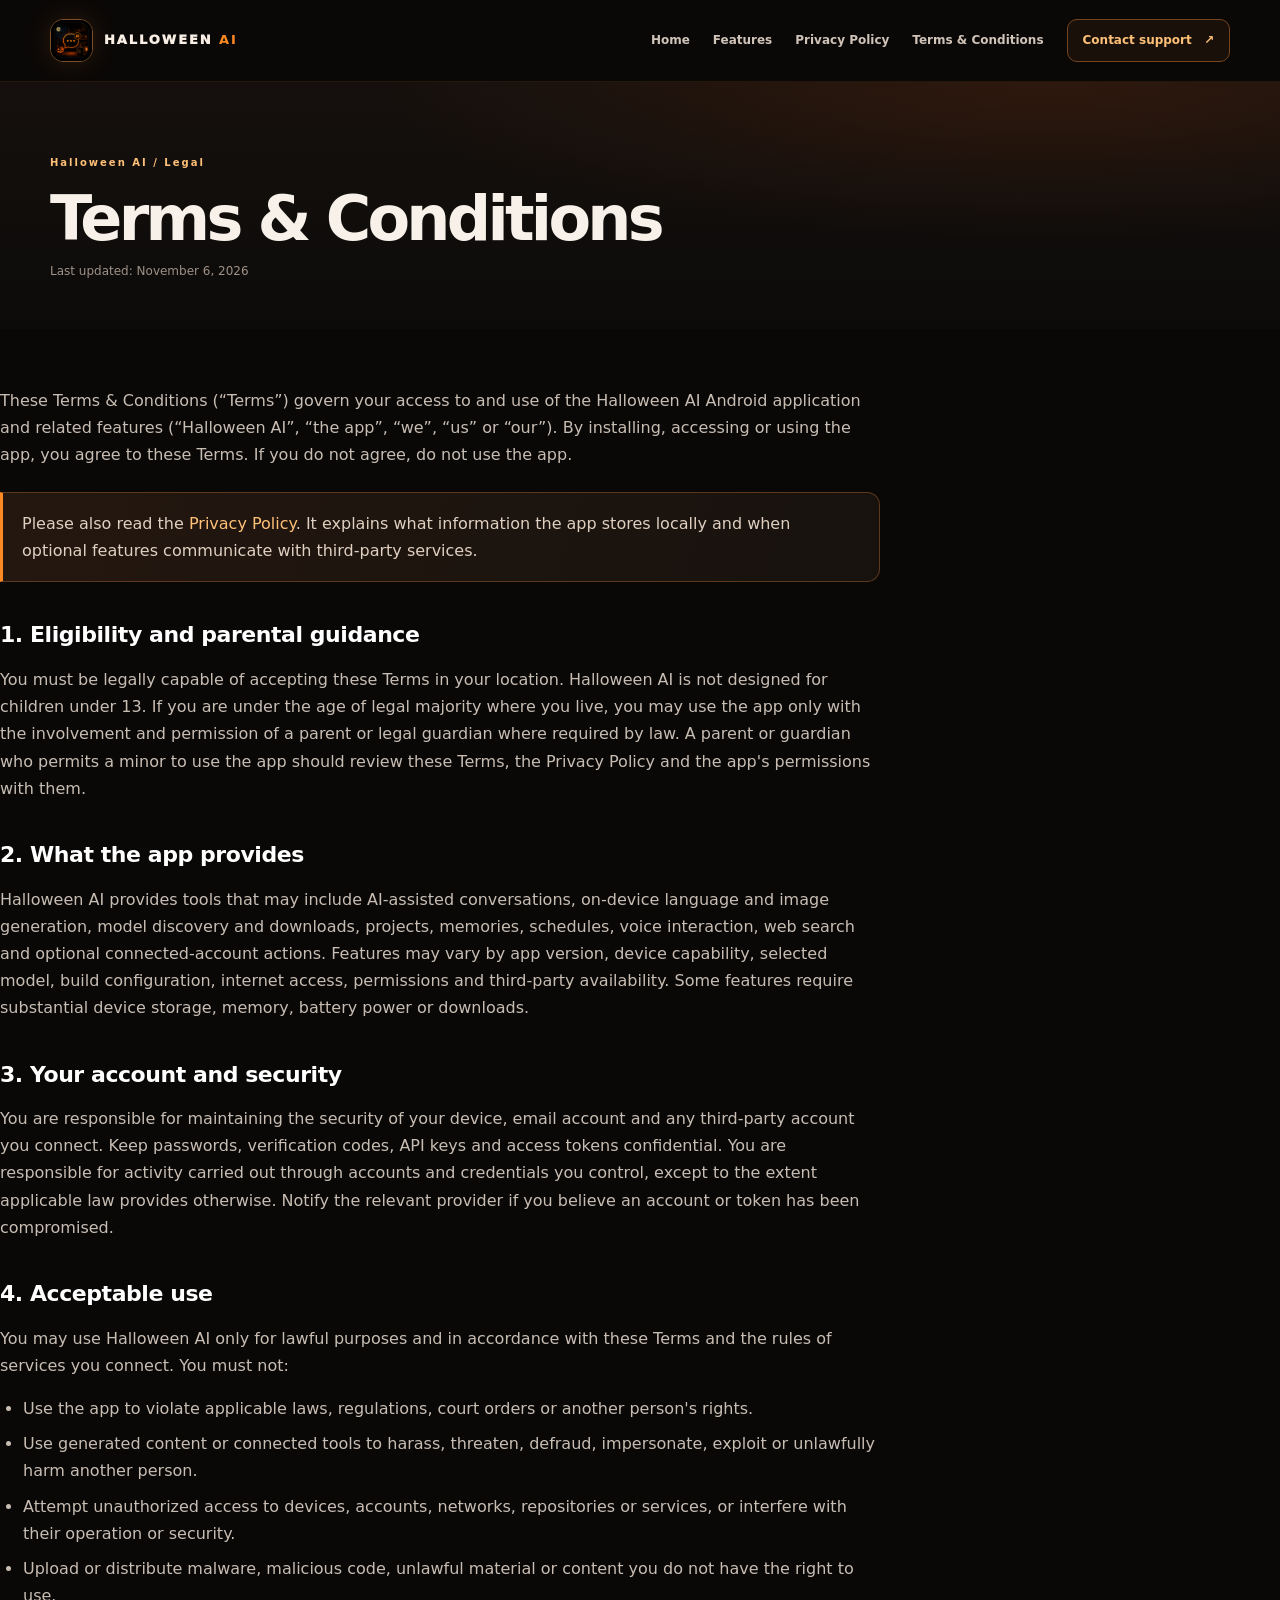
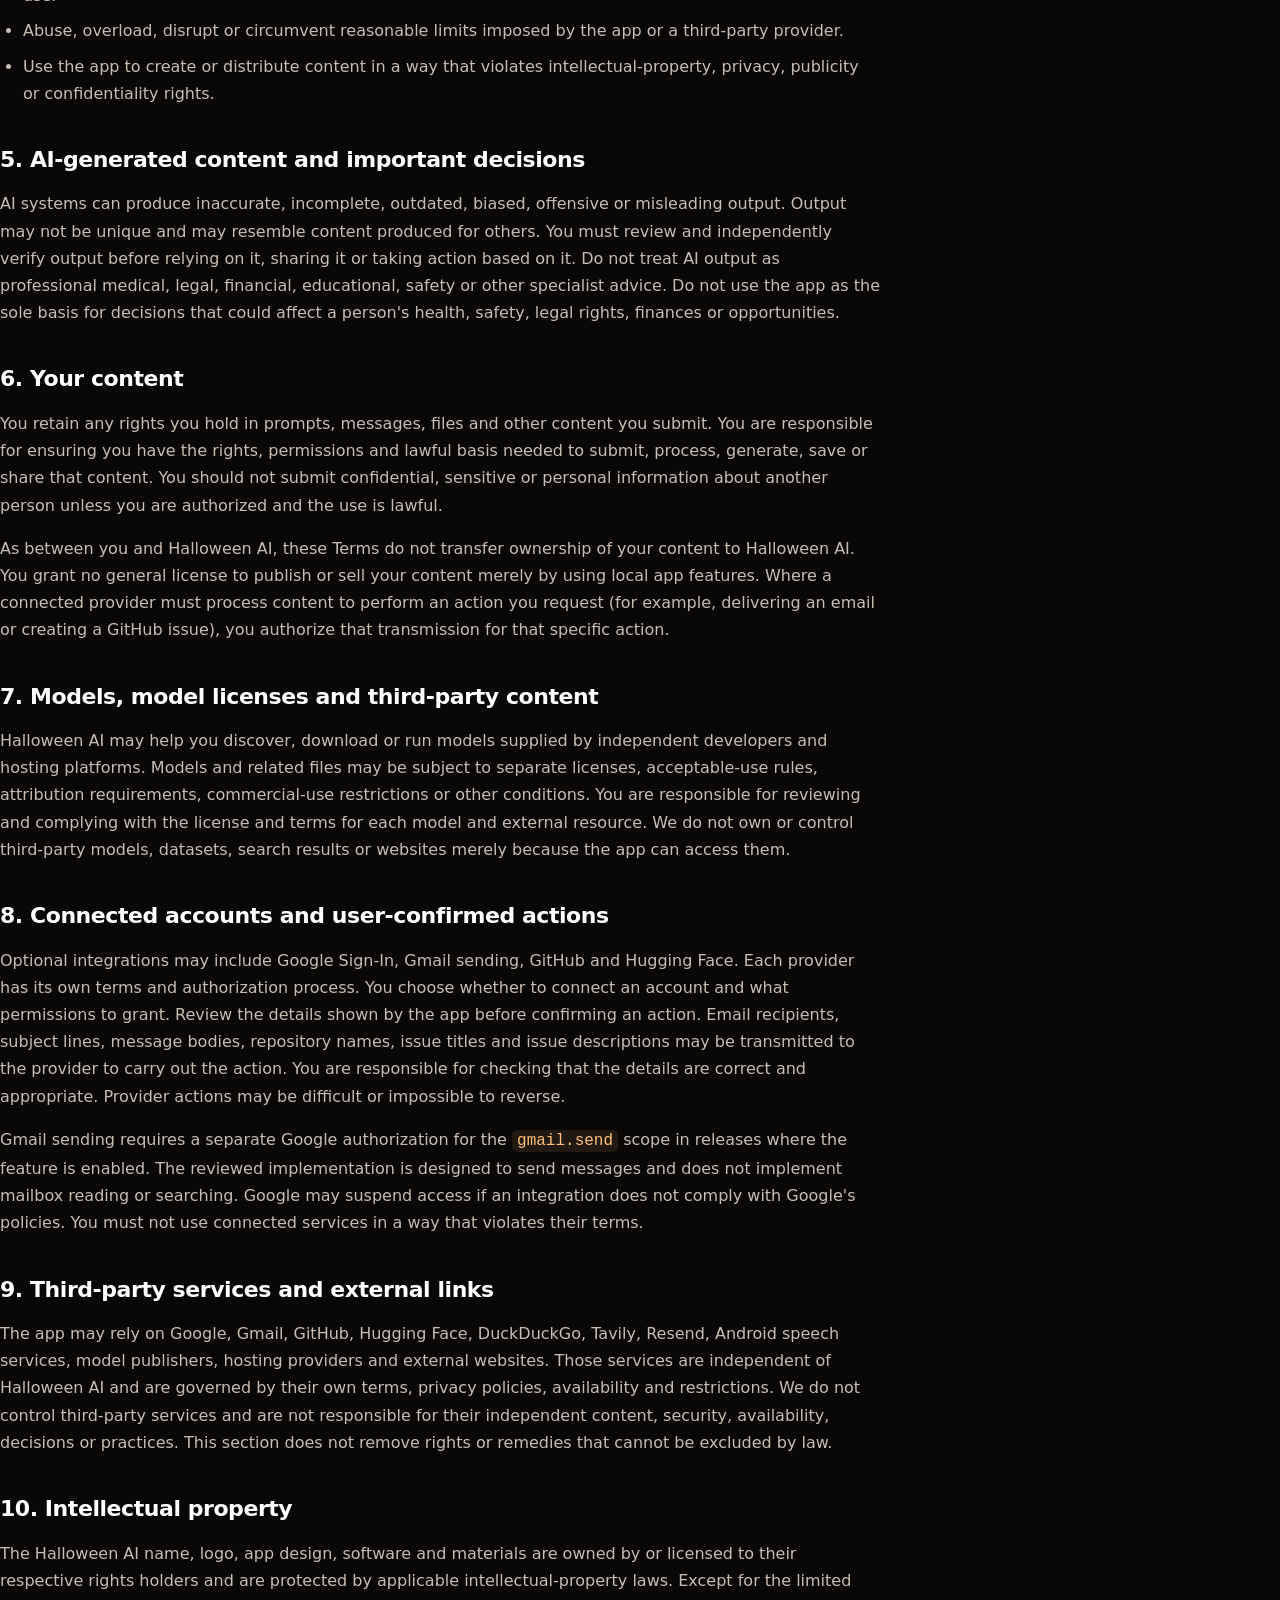
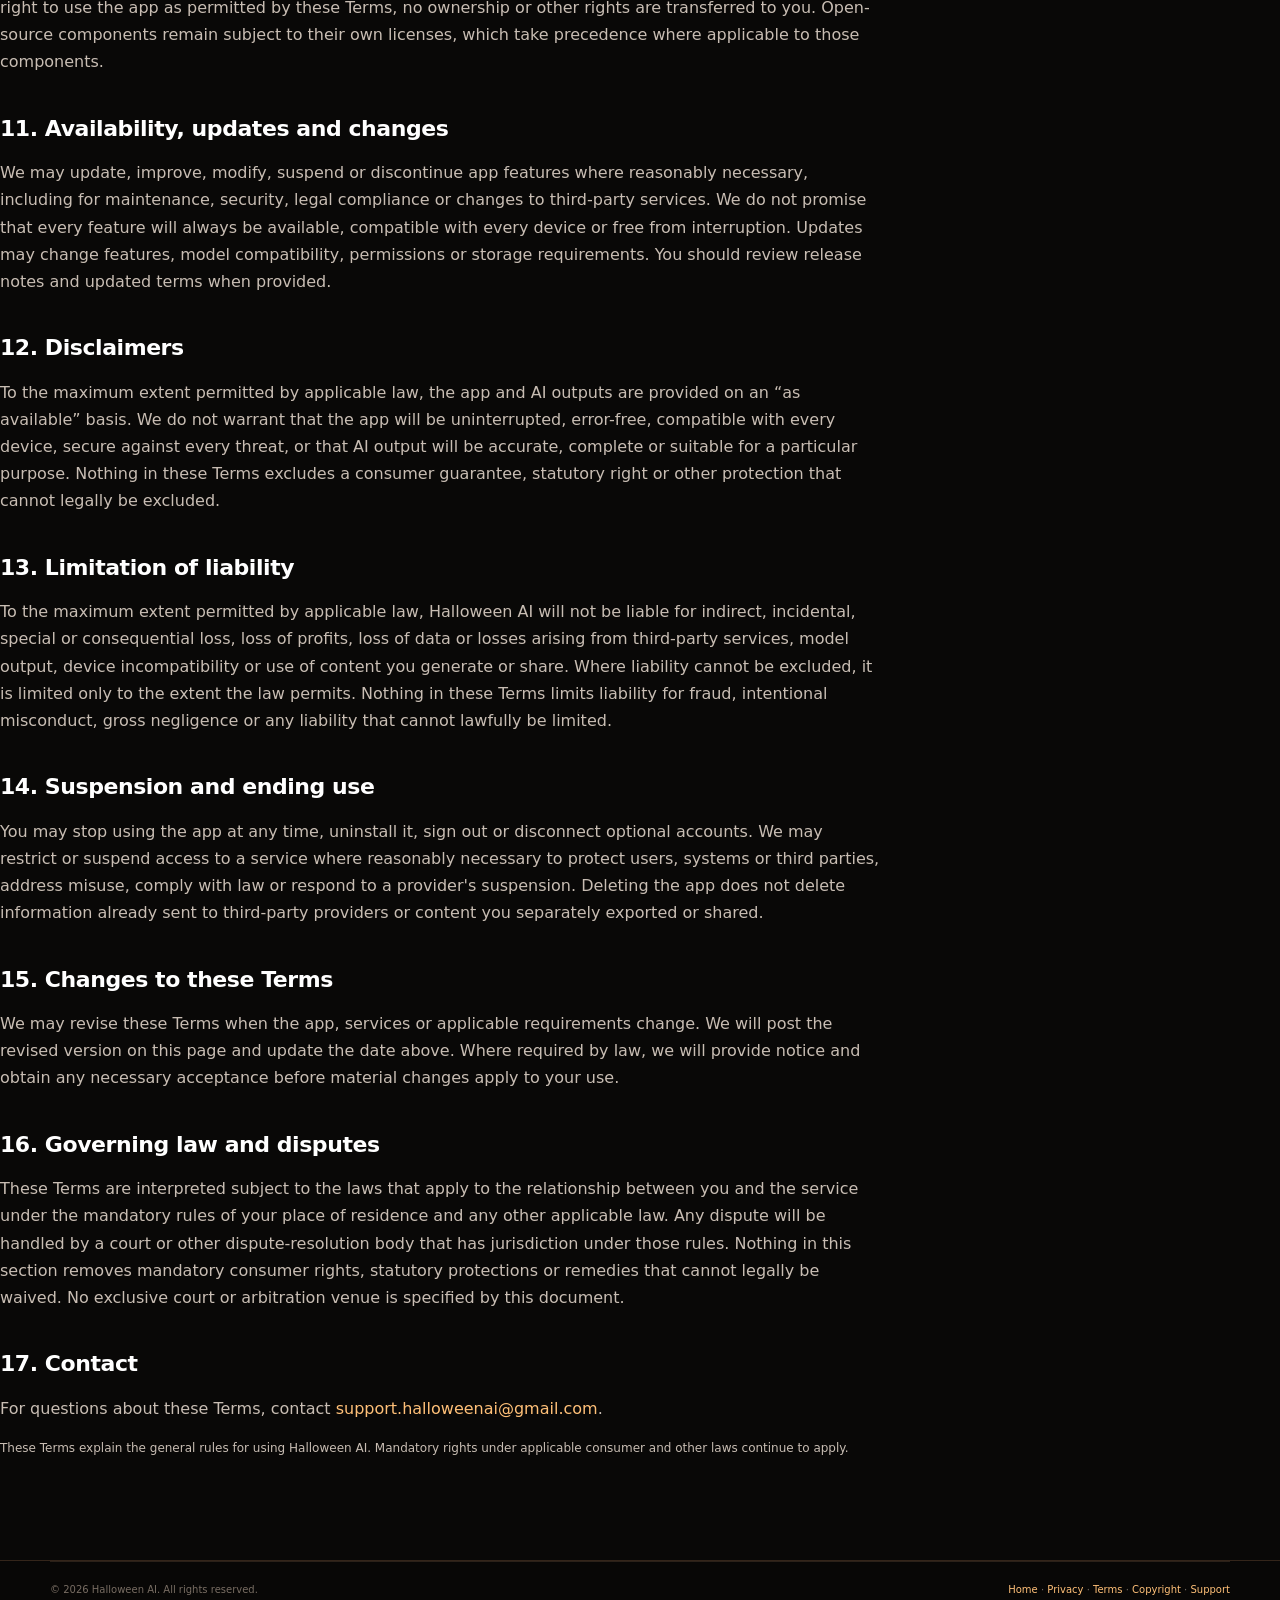
<file: terms.html>
<!doctype html><html lang="en"><head><meta charset="utf-8"><meta name="viewport" content="width=device-width,initial-scale=1"><meta name="theme-color" content="#080808"><link rel="icon" type="image/png" href="assets/app-icon.png"><link rel="stylesheet" href="assets/style.css"><meta name="description" content="Terms and Conditions for Halloween AI, including acceptable use, AI outputs, connected services and user responsibilities."><title>Terms &amp; Conditions — Halloween AI</title></head><body><header class="site-header"><div class="container nav-wrap">
<a class="brand" href="index.html"><img class="brand-icon" src="assets/app-icon.png" alt=""><span>HALLOWEEN <b>AI</b></span></a>
<button class="menu-toggle" aria-expanded="false" aria-controls="site-nav" aria-label="Open navigation"><span></span><span></span><span></span></button>
<nav class="site-nav" id="site-nav" aria-label="Main navigation"><a href="index.html">Home</a><a href="index.html#features">Features</a><a href="privacy-policy.html">Privacy Policy</a><a href="terms.html">Terms &amp; Conditions</a><a class="nav-cta" href="mailto:support.halloweenai@gmail.com">Contact support <span>↗</span></a></nav>
</div></header>
<section class="doc-hero"><div class="container"><span class="section-label">Halloween AI / Legal</span><h1>Terms &amp; Conditions</h1><p class="updated">Last updated: November 6, 2026</p></div></section>
<main class="wrap doc">
<p>These Terms &amp; Conditions (“Terms”) govern your access to and use of the Halloween AI Android application and related features (“Halloween AI”, “the app”, “we”, “us” or “our”). By installing, accessing or using the app, you agree to these Terms. If you do not agree, do not use the app.</p>
<div class="notice">Please also read the <a href="privacy-policy.html">Privacy Policy</a>. It explains what information the app stores locally and when optional features communicate with third-party services.</div>

<h2>1. Eligibility and parental guidance</h2>
<p>You must be legally capable of accepting these Terms in your location. Halloween AI is not designed for children under 13. If you are under the age of legal majority where you live, you may use the app only with the involvement and permission of a parent or legal guardian where required by law. A parent or guardian who permits a minor to use the app should review these Terms, the Privacy Policy and the app's permissions with them.</p>

<h2>2. What the app provides</h2>
<p>Halloween AI provides tools that may include AI-assisted conversations, on-device language and image generation, model discovery and downloads, projects, memories, schedules, voice interaction, web search and optional connected-account actions. Features may vary by app version, device capability, selected model, build configuration, internet access, permissions and third-party availability. Some features require substantial device storage, memory, battery power or downloads.</p>

<h2>3. Your account and security</h2>
<p>You are responsible for maintaining the security of your device, email account and any third-party account you connect. Keep passwords, verification codes, API keys and access tokens confidential. You are responsible for activity carried out through accounts and credentials you control, except to the extent applicable law provides otherwise. Notify the relevant provider if you believe an account or token has been compromised.</p>

<h2>4. Acceptable use</h2>
<p>You may use Halloween AI only for lawful purposes and in accordance with these Terms and the rules of services you connect. You must not:</p>
<ul>
<li>Use the app to violate applicable laws, regulations, court orders or another person's rights.</li>
<li>Use generated content or connected tools to harass, threaten, defraud, impersonate, exploit or unlawfully harm another person.</li>
<li>Attempt unauthorized access to devices, accounts, networks, repositories or services, or interfere with their operation or security.</li>
<li>Upload or distribute malware, malicious code, unlawful material or content you do not have the right to use.</li>
<li>Abuse, overload, disrupt or circumvent reasonable limits imposed by the app or a third-party provider.</li>
<li>Use the app to create or distribute content in a way that violates intellectual-property, privacy, publicity or confidentiality rights.</li>
</ul>

<h2>5. AI-generated content and important decisions</h2>
<p>AI systems can produce inaccurate, incomplete, outdated, biased, offensive or misleading output. Output may not be unique and may resemble content produced for others. You must review and independently verify output before relying on it, sharing it or taking action based on it. Do not treat AI output as professional medical, legal, financial, educational, safety or other specialist advice. Do not use the app as the sole basis for decisions that could affect a person's health, safety, legal rights, finances or opportunities.</p>

<h2>6. Your content</h2>
<p>You retain any rights you hold in prompts, messages, files and other content you submit. You are responsible for ensuring you have the rights, permissions and lawful basis needed to submit, process, generate, save or share that content. You should not submit confidential, sensitive or personal information about another person unless you are authorized and the use is lawful.</p>
<p>As between you and Halloween AI, these Terms do not transfer ownership of your content to Halloween AI. You grant no general license to publish or sell your content merely by using local app features. Where a connected provider must process content to perform an action you request (for example, delivering an email or creating a GitHub issue), you authorize that transmission for that specific action.</p>

<h2>7. Models, model licenses and third-party content</h2>
<p>Halloween AI may help you discover, download or run models supplied by independent developers and hosting platforms. Models and related files may be subject to separate licenses, acceptable-use rules, attribution requirements, commercial-use restrictions or other conditions. You are responsible for reviewing and complying with the license and terms for each model and external resource. We do not own or control third-party models, datasets, search results or websites merely because the app can access them.</p>

<h2>8. Connected accounts and user-confirmed actions</h2>
<p>Optional integrations may include Google Sign-In, Gmail sending, GitHub and Hugging Face. Each provider has its own terms and authorization process. You choose whether to connect an account and what permissions to grant. Review the details shown by the app before confirming an action. Email recipients, subject lines, message bodies, repository names, issue titles and issue descriptions may be transmitted to the provider to carry out the action. You are responsible for checking that the details are correct and appropriate. Provider actions may be difficult or impossible to reverse.</p>
<p>Gmail sending requires a separate Google authorization for the <code>gmail.send</code> scope in releases where the feature is enabled. The reviewed implementation is designed to send messages and does not implement mailbox reading or searching. Google may suspend access if an integration does not comply with Google's policies. You must not use connected services in a way that violates their terms.</p>

<h2>9. Third-party services and external links</h2>
<p>The app may rely on Google, Gmail, GitHub, Hugging Face, DuckDuckGo, Tavily, Resend, Android speech services, model publishers, hosting providers and external websites. Those services are independent of Halloween AI and are governed by their own terms, privacy policies, availability and restrictions. We do not control third-party services and are not responsible for their independent content, security, availability, decisions or practices. This section does not remove rights or remedies that cannot be excluded by law.</p>

<h2>10. Intellectual property</h2>
<p>The Halloween AI name, logo, app design, software and materials are owned by or licensed to their respective rights holders and are protected by applicable intellectual-property laws. Except for the limited right to use the app as permitted by these Terms, no ownership or other rights are transferred to you. Open-source components remain subject to their own licenses, which take precedence where applicable to those components.</p>

<h2>11. Availability, updates and changes</h2>
<p>We may update, improve, modify, suspend or discontinue app features where reasonably necessary, including for maintenance, security, legal compliance or changes to third-party services. We do not promise that every feature will always be available, compatible with every device or free from interruption. Updates may change features, model compatibility, permissions or storage requirements. You should review release notes and updated terms when provided.</p>

<h2>12. Disclaimers</h2>
<p>To the maximum extent permitted by applicable law, the app and AI outputs are provided on an “as available” basis. We do not warrant that the app will be uninterrupted, error-free, compatible with every device, secure against every threat, or that AI output will be accurate, complete or suitable for a particular purpose. Nothing in these Terms excludes a consumer guarantee, statutory right or other protection that cannot legally be excluded.</p>

<h2>13. Limitation of liability</h2>
<p>To the maximum extent permitted by applicable law, Halloween AI will not be liable for indirect, incidental, special or consequential loss, loss of profits, loss of data or losses arising from third-party services, model output, device incompatibility or use of content you generate or share. Where liability cannot be excluded, it is limited only to the extent the law permits. Nothing in these Terms limits liability for fraud, intentional misconduct, gross negligence or any liability that cannot lawfully be limited.</p>

<h2>14. Suspension and ending use</h2>
<p>You may stop using the app at any time, uninstall it, sign out or disconnect optional accounts. We may restrict or suspend access to a service where reasonably necessary to protect users, systems or third parties, address misuse, comply with law or respond to a provider's suspension. Deleting the app does not delete information already sent to third-party providers or content you separately exported or shared.</p>

<h2>15. Changes to these Terms</h2>
<p>We may revise these Terms when the app, services or applicable requirements change. We will post the revised version on this page and update the date above. Where required by law, we will provide notice and obtain any necessary acceptance before material changes apply to your use.</p>

<h2>16. Governing law and disputes</h2>
<p>These Terms are interpreted subject to the laws that apply to the relationship between you and the service under the mandatory rules of your place of residence and any other applicable law. Any dispute will be handled by a court or other dispute-resolution body that has jurisdiction under those rules. Nothing in this section removes mandatory consumer rights, statutory protections or remedies that cannot legally be waived. No exclusive court or arbitration venue is specified by this document.</p>

<h2>17. Contact</h2>
<p>For questions about these Terms, contact <a href="mailto:support.halloweenai@gmail.com">support.halloweenai@gmail.com</a>.</p>
<p class="updated">These Terms explain the general rules for using Halloween AI. Mandatory rights under applicable consumer and other laws continue to apply.</p>
</main><footer class="site-footer"><div class="container footer-bottom"><span>© <span id="year">2026</span> Halloween AI. All rights reserved.</span><span><a href="index.html">Home</a> · <a href="privacy-policy.html">Privacy</a> · <a href="terms.html">Terms</a> · <a href="copyright-policy.html">Copyright</a> · <a href="mailto:support.halloweenai@gmail.com">Support</a></span></div></footer><script src="assets/site.js" defer></script></body></html>
</file>
<file: assets/style.css>
:root{--bg:#090807;--bg2:#100d0b;--panel:#15110e;--ink:#f7f1e9;--muted:#b8aaa0;--dim:#887b72;--orange:#ff8a24;--gold:#ffc078;--line:#35271d;--max:1180px}*{box-sizing:border-box}html{scroll-behavior:smooth;scroll-padding-top:100px}body{margin:0;background:var(--bg);color:var(--ink);font:16px/1.7 Inter,ui-sans-serif,system-ui,-apple-system,"Segoe UI",Roboto,Arial,sans-serif}a{color:var(--gold);text-decoration:none}a:hover{color:#ffd39c}button{font:inherit}.container{width:min(var(--max),calc(100% - 48px));margin:auto}.skip-link{position:absolute;left:-9999px;top:8px;background:#fff;color:#000;padding:10px;z-index:99}.skip-link:focus{left:8px}.site-header{height:82px;position:sticky;top:0;z-index:50;background:#0b0908ed;backdrop-filter:blur(18px);border-bottom:1px solid #ff9a321c}.nav-wrap{height:100%;display:flex;align-items:center;justify-content:space-between;gap:28px}.brand{display:flex;align-items:center;gap:11px;color:#f8eee4;font-size:13px;font-weight:950;letter-spacing:.15em;white-space:nowrap}.brand:hover{color:#fff}.brand b{color:var(--orange)}.brand-icon{width:43px;height:43px;border-radius:13px;border:1px solid #79502b;box-shadow:0 0 25px #ff8b2425}.site-nav{display:flex;align-items:center;gap:23px}.site-nav>a{font-size:12px;font-weight:700;color:#d0c3b8}.site-nav>a:hover,.site-nav>a.active{color:var(--gold)}.site-nav .nav-cta{padding:10px 15px;border:1px solid #76451f;border-radius:10px;color:#ffc078;background:#ff8a2410}.nav-cta span{padding-left:8px}.menu-toggle{display:none;background:none;border:1px solid var(--line);border-radius:9px;padding:9px}.menu-toggle span{display:block;width:19px;height:2px;background:#ffc078;margin:4px}.hero{position:relative;isolation:isolate;overflow:hidden;min-height:650px;padding:88px 0 70px;background:radial-gradient(ellipse at 78% 42%,#8e3c1d38,transparent 37%),linear-gradient(112deg,#17100c,#0b0908 62%,#100b08)}.hero:after{content:"";position:absolute;z-index:-1;inset:0;opacity:.13;background-image:radial-gradient(#ffcc9b 1px,transparent 1px);background-size:39px 39px;mask-image:linear-gradient(90deg,transparent,#000)}.hero-grid{display:grid;grid-template-columns:1.05fr .95fr;align-items:center;gap:40px;position:relative;z-index:1}.hero-copy{max-width:650px}.eyebrow,.section-label{color:var(--gold);font-size:10px;font-weight:900;letter-spacing:.2em}.eyebrow{display:inline-flex;align-items:center;gap:10px;border:1px solid #70401f;border-radius:999px;padding:8px 14px;background:#1c120c99}.eyebrow i,.note-dot{width:7px;height:7px;border-radius:50%;background:var(--orange);box-shadow:0 0 12px var(--orange)}h1{font-size:clamp(55px,7.4vw,94px);line-height:.97;letter-spacing:-.075em;margin:27px 0 22px;font-weight:850}h1 span,h2 span{color:var(--orange);text-shadow:0 0 32px #ff851e2c}.hero-lead{max-width:590px;font-size:18px;color:#c3b5aa;line-height:1.75}.hero-actions{display:flex;gap:13px;flex-wrap:wrap;margin:31px 0 23px}.button{display:inline-flex;align-items:center;justify-content:center;gap:15px;min-height:49px;padding:12px 19px;border-radius:11px;font-size:12px;font-weight:850;transition:transform .2s,box-shadow .2s}.button:hover{transform:translateY(-2px);text-decoration:none}.button-primary{color:#211207;background:linear-gradient(135deg,#ffc16c,#f47717);box-shadow:0 9px 28px #ff851e24}.button-primary:hover{color:#211207;box-shadow:0 12px 35px #ff851e44}.button-quiet{color:#eee0d2;border:1px solid #5a4535;background:#ffffff06}.hero-note{display:flex;align-items:center;gap:10px;color:#94877d;font-size:11px;letter-spacing:.03em}.hero-art{height:475px;position:relative;display:grid;place-items:center;isolation:isolate}.moon{position:absolute;width:240px;height:240px;border-radius:50%;top:33px;right:12%;background:radial-gradient(circle at 36% 35%,#ffe0a4,#ff9b35 48%,#a44716 76%);box-shadow:0 0 80px #ff8a2450,0 0 170px #ff8a241e;opacity:.83}.orbit{position:absolute;border:1px solid #e88a4535;border-radius:50%;transform:rotate(-24deg)}.orbit-a{width:430px;height:220px}.orbit-b{width:360px;height:310px;transform:rotate(45deg)}.app-tile{width:190px;height:190px;border-radius:42px;position:relative;z-index:3;overflow:hidden;border:1px solid #f9b36a88;box-shadow:0 25px 80px #000a,0 0 65px #ff8a2440;transform:rotate(-7deg)}.app-tile img{width:100%;height:100%;object-fit:cover}.tile-glint{position:absolute;inset:0;background:linear-gradient(135deg,#ffffff30,transparent 35%,transparent 70%,#ffb45b22)}.floating-chip{position:absolute;z-index:5;padding:10px 14px;border:1px solid #79502b;background:#17100de8;border-radius:11px;color:#ead9c8;font-size:11px;box-shadow:0 12px 30px #0008}.floating-chip span{color:var(--orange);margin-right:7px}.chip-top{top:90px;left:3%}.chip-bottom{bottom:96px;right:0}.bat{position:absolute;color:#ffb56b;font-size:25px;opacity:.65}.bat-one{top:46px;left:23%}.bat-two{right:12%;top:195px}.hill{position:absolute;z-index:-1;bottom:20px;border-radius:50% 50% 0 0}.hill-back{width:125%;height:150px;background:#1a100b;left:-15%;transform:rotate(-7deg)}.hill-front{width:125%;height:110px;background:#0b0908;right:-20%;bottom:-8px;transform:rotate(5deg)}.art-caption{position:absolute;bottom:22px;letter-spacing:.28em;font-size:9px;color:#927f70}.art-caption b{color:var(--orange);padding:0 7px}.hero-bottom-line{position:absolute;bottom:0;left:0;width:100%;height:1px;background:linear-gradient(90deg,transparent,#9b542b,transparent)}.section-pad{padding:105px 0}.intro-grid{display:grid;grid-template-columns:1fr 1fr;gap:90px;align-items:start}.section-label{display:block;margin-bottom:18px}.intro h2,.section-heading h2,.philosophy h2,.trust h2,.faq h2,.closing h2{font-size:clamp(38px,5vw,60px);line-height:1.04;letter-spacing:-.06em;margin:0;font-weight:820}.intro-copy{padding-top:25px}.intro-copy p,.philosophy-copy>p,.trust-grid>div>p,.faq-grid>div>p{color:var(--muted);font-size:15px;line-height:1.9;margin:0 0 17px}.features{background:linear-gradient(180deg,#100c09,#0c0a08);border-top:1px solid #3b281b;border-bottom:1px solid #3b281b}.section-heading{display:flex;justify-content:space-between;align-items:end;gap:35px;margin-bottom:40px}.section-heading>p{max-width:340px;color:var(--muted);font-size:14px;margin:0 0 5px}.feature-grid{display:grid;grid-template-columns:repeat(3,1fr);gap:16px}.feature-card{min-height:345px;padding:23px;border:1px solid #3b2a1e;border-radius:18px;background:linear-gradient(145deg,#1c1510,#100e0c);position:relative;overflow:hidden;transition:transform .2s,border-color .2s}.feature-card:hover{transform:translateY(-4px);border-color:#8b5428}.feature-top{display:flex;align-items:center;justify-content:space-between}.feature-icon{width:38px;height:38px;border-radius:11px;display:grid;place-items:center;color:var(--orange);background:#ff8a2415;border:1px solid #713e1f;font-size:20px}.feature-index{font-size:10px;color:#806e5e;letter-spacing:.13em}.feature-card h3{font-size:19px;margin:20px 0 7px;letter-spacing:-.03em}.feature-card p{font-size:13px;color:#a99a8d;line-height:1.7;margin:0;max-width:310px}.card-tag{display:inline-block;margin-top:17px;font-size:9px;letter-spacing:.16em;color:#d48a4b;font-weight:850}.feature-visual{height:112px;margin:16px 0 0;position:relative;border-radius:12px;background:#0b0908;border:1px solid #35261b;overflow:hidden}.visual-chat{padding:15px}.chat-line{height:6px;border-radius:8px;background:#65442b;margin:8px 0}.chat-line.short{width:32%;background:#b96b2c}.chat-line.medium{width:70%}.chat-line.tiny{width:47%;opacity:.5}.chat-bubble{width:max-content;max-width:80%;padding:8px 11px;background:#2c1b10;border:1px solid #6c3b1d;border-radius:10px;color:#e8c6a4;font-size:10px;margin:9px 0 0 auto}.visual-image{display:grid;place-items:center;background:radial-gradient(circle at 55% 50%,#65300e,#17100b 70%)}.image-frame{width:80px;height:80px;border:1px solid #e78a3a;border-radius:14px;display:grid;place-items:center;background:linear-gradient(145deg,#ffb65b55,#4c200c);box-shadow:0 0 35px #f27a2838}.image-frame span{font-size:28px;color:#ffe0a5}.image-frame small{font-size:7px;letter-spacing:.12em;color:#f4c48d}.visual-model{padding:19px;background:linear-gradient(135deg,#1a120d,#0b0908)}.model-pill{border:1px solid #69401f;border-radius:8px;padding:8px 11px;color:#e4b27d;font-size:9px;letter-spacing:.1em}.model-pill b{float:right;color:var(--orange)}.model-bars{display:flex;gap:8px;margin-top:14px}.model-bars i{height:20px;flex:1;border-radius:5px;background:linear-gradient(90deg,#673c1e,#e47a2a)}.model-bars i:nth-child(2){opacity:.6}.model-bars i:nth-child(3){opacity:.35}.visual-search{display:grid;place-items:center;background:radial-gradient(circle,#3c220f,#0b0908 68%)}.search-orbit{z-index:2;width:54px;height:54px;border:1px solid #c87b38;border-radius:50%;display:grid;place-items:center;font-size:32px;color:#ffc078;background:#201208}.search-rings{position:absolute;width:160px;height:70px;border:1px solid #7c4c2b;border-radius:50%;transform:rotate(-25deg)}.visual-library{display:flex;align-items:center;justify-content:center;background:radial-gradient(ellipse,#321b0d,#0b0908)}.library-card{width:60px;height:72px;border:1px solid #a35a27;border-radius:9px;display:grid;place-items:center;font-size:23px;color:#ffc078;box-shadow:0 8px 18px #0009}.library-card.one{transform:rotate(-14deg);background:#3b1e0e}.library-card.two{transform:translateY(-8px);background:#261a13;z-index:2}.library-card.three{transform:rotate(14deg);background:#4a260f}.visual-schedule{display:grid;place-items:center}.schedule-ring{width:75px;height:75px;border:1px solid #b66a30;border-radius:50%;display:grid;place-items:center;position:relative;color:#ffc078}.schedule-ring:before,.schedule-ring:after{content:"";position:absolute;inset:7px;border:1px dashed #70421f;border-radius:50%}.schedule-ring b{font-size:15px}.schedule-ring span{position:absolute;width:5px;height:5px;background:var(--orange);border-radius:50%;top:4px;right:10px;box-shadow:0 0 10px var(--orange)}.fine-print{color:#796d63;font-size:11px;margin:18px 0 0}.philosophy{background:#0a0908}.philosophy-grid{display:grid;grid-template-columns:1fr 1fr;gap:85px;align-items:center}.philosophy-art{height:480px;border:1px solid #3c281a;border-radius:22px;overflow:hidden;position:relative;background:radial-gradient(ellipse at 50% 25%,#8a401b,#26150d 40%,#0b0908 78%)}.large-moon{position:absolute;top:42px;left:calc(50% - 85px);width:170px;height:170px;border-radius:50%;background:radial-gradient(circle at 35% 30%,#ffe0a1,#e9822b 60%,#8e3b15);box-shadow:0 0 65px #f28a394b}.castle{position:absolute;z-index:2;bottom:94px;left:50%;transform:translateX(-50%);width:210px;height:145px;background:#130e0b;clip-path:polygon(0 100%,0 48%,12% 48%,12% 20%,22% 20%,22% 48%,37% 48%,37% 0,48% 0,48% 48%,63% 48%,63% 25%,75% 25%,75% 48%,100% 48%,100% 100%)}.castle i{position:absolute;width:8px;height:14px;background:#e9822b;bottom:25px;left:40px}.castle i:nth-child(2){left:96px}.castle i:nth-child(3){left:158px}.castle b{position:absolute;bottom:0;left:87px;width:35px;height:60px;border-radius:50% 50% 0 0;background:#070605}.hill-back{z-index:3}.fog{position:absolute;bottom:48px;width:130%;height:65px;background:#d27a3420;filter:blur(22px);z-index:4}.tree{position:absolute;z-index:3;bottom:60px;width:3px;height:230px;background:#0c0907}.tree:before,.tree:after{content:"";position:absolute;width:3px;height:105px;background:#0c0907;transform-origin:bottom}.tree:before{transform:rotate(35deg);bottom:100px}.tree:after{transform:rotate(-38deg);bottom:130px}.tree-left{left:13%;transform:rotate(10deg)}.tree-right{right:13%;transform:rotate(-9deg)}.pumpkin{position:absolute;z-index:5;bottom:37px;color:#ffbd65;background:radial-gradient(ellipse,#fa8b2b,#78300e);width:45px;height:35px;border-radius:48%;display:grid;place-items:center;box-shadow:0 0 25px #ff7d2855;font-size:14px}.pumpkin-a{left:25%}.pumpkin-b{right:24%;bottom:28px;transform:scale(.7)}.philosophy-copy>p{margin:20px 0}.principle-list{border-top:1px solid var(--line);margin-top:27px}.principle-list>div{display:flex;gap:18px;padding:17px 0;border-bottom:1px solid var(--line)}.principle-list>div>b{font-size:11px;color:var(--orange);padding-top:2px}.principle-list strong,.principle-list small{display:block}.principle-list strong{font-size:13px}.principle-list small{color:#988a7e;font-size:11px;margin-top:3px}.text-link{display:inline-flex;gap:14px;margin-top:25px;font-size:12px;font-weight:800;color:var(--gold)}.trust{background:linear-gradient(130deg,#17100b,#0c0a08);border-top:1px solid #39271a;border-bottom:1px solid #39271a}.trust-grid{display:grid;grid-template-columns:.9fr 1.1fr;gap:100px;align-items:center}.trust-grid>div>p{max-width:430px;margin-top:20px}.trust-links{border-top:1px solid #49301e}.trust-links>a{display:flex;align-items:center;gap:16px;padding:19px 0;border-bottom:1px solid #49301e;color:var(--ink)}.trust-links>a:hover{color:var(--gold)}.trust-icon{width:43px;height:43px;border:1px solid #75431f;border-radius:12px;background:#ff8a2412;color:var(--orange);display:grid;place-items:center;font-size:21px}.trust-links b,.trust-links small{display:block}.trust-links b{font-size:14px}.trust-links small{font-size:11px;color:#9e9084;margin-top:3px}.trust-links strong{margin-left:auto;color:var(--orange)}.faq{background:#0b0908}.faq-grid{display:grid;grid-template-columns:.7fr 1.3fr;gap:90px}.faq-grid>div>p{max-width:290px;margin-top:18px}.faq-list details{border-bottom:1px solid var(--line);padding:19px 0}.faq-list details:first-child{border-top:1px solid var(--line)}.faq-list summary{list-style:none;cursor:pointer;font-size:14px;font-weight:750;position:relative;padding-right:35px}.faq-list summary::-webkit-details-marker{display:none}.faq-list summary:after{content:"+";position:absolute;right:3px;top:-3px;color:var(--orange);font-size:22px;font-weight:400}.faq-list details[open] summary:after{content:"−"}.faq-list details p{font-size:13px;line-height:1.8;color:var(--muted);max-width:650px;margin:12px 30px 0 0}.closing{padding:95px 0;text-align:center;position:relative;overflow:hidden;background:radial-gradient(ellipse at 50% 65%,#7d351c48,transparent 55%),#100b08;border-top:1px solid #39271a}.closing-inner{position:relative}.closing-orb{width:55px;height:55px;border-radius:50%;margin:0 auto 22px;display:grid;place-items:center;background:linear-gradient(135deg,#ffc16c,#e46c1a);color:#241207;box-shadow:0 0 55px #ff8a2445;font-size:24px}.closing h2{font-size:clamp(44px,6vw,70px)}.closing p{color:#b6a69a;margin:17px 0 25px;font-size:14px}.site-footer{background:#080706;border-top:1px solid #34251a}.footer-main{display:grid;grid-template-columns:1.5fr 1fr 1.3fr 1fr;gap:45px;padding:55px 0}.footer-brand p{color:#897c71;font-size:12px;line-height:1.8}.footer-col{display:flex;flex-direction:column;gap:11px}.footer-col>b{font-size:9px;letter-spacing:.18em;color:#d38b4d;margin-bottom:5px}.footer-col a,.footer-col span{font-size:11px;color:#a99a8e}.footer-col a:hover{color:var(--gold)}.footer-bottom{border-top:1px solid #2b2119;padding:19px 0 24px;display:flex;justify-content:space-between;gap:15px;color:#786d63;font-size:10px}.footer-bottom i{color:var(--orange);font-style:normal;margin-left:6px}
/* Legal document pages share this site system. */
.doc-hero{padding:72px 0 35px;background:radial-gradient(ellipse at 82% 0%,#74300e45,transparent 45%),linear-gradient(180deg,#15100d,#0c0b0a)}.doc-hero h1{font-size:clamp(40px,5.5vw,62px);margin:14px 0 8px;letter-spacing:-.06em}.updated{font-size:12px;color:#9f9186}.doc{max-width:880px;padding:42px 0 90px}.doc h2{font-size:22px;line-height:1.3;margin:39px 0 10px;color:#fff;letter-spacing:-.02em}.doc h3{font-size:17px;margin:24px 0 7px;color:#f6e9dc}.doc p,.doc li{color:#c8bdb3}.doc ul{padding-left:23px}.doc li{margin:8px 0}.doc code{color:#ffc078;background:#211912;padding:2px 5px;border-radius:5px}.notice{border:1px solid #5b381e;border-left:3px solid var(--orange);background:linear-gradient(110deg,#24170f,#17120e);padding:17px 19px;border-radius:0 13px 13px 0;color:#e0d0c1;margin:24px 0}.doc-nav{display:flex;gap:12px;flex-wrap:wrap;margin:0 0 25px}.doc-nav a{border:1px solid #4b3321;border-radius:9px;padding:8px 12px;font-size:11px}
@media(max-width:900px){.site-nav{gap:14px}.site-nav>a{font-size:11px}.hero-grid{gap:15px}.hero-art{transform:scale(.9)}.philosophy-grid,.trust-grid{gap:48px}.faq-grid{gap:50px}.footer-main{gap:25px}}
@media(max-width:700px){.container{width:calc(100% - 36px)}.site-header{height:72px}.brand-icon{width:39px;height:39px}.menu-toggle{display:block;margin-left:auto}.nav-wrap{position:relative}.site-nav{display:none;position:absolute;top:71px;left:-18px;right:-18px;padding:18px;background:#100d0bf7;border-bottom:1px solid var(--line);box-shadow:0 15px 25px #0008;align-items:stretch;flex-direction:column;gap:0}.site-nav.open{display:flex}.site-nav>a{font-size:13px;padding:12px 5px;border-bottom:1px solid #302219}.site-nav .nav-cta{margin-top:12px;text-align:center}.hero{padding:65px 0 48px;min-height:0}.hero-grid{grid-template-columns:1fr;gap:0}.hero-copy{position:relative;z-index:4}.hero-art{height:350px;margin-top:5px;transform:none}.moon{width:190px;height:190px;right:18%;top:12px}.app-tile{width:145px;height:145px;border-radius:32px}.orbit-a{width:320px;height:170px}.orbit-b{width:300px;height:250px}.chip-top{top:45px;left:1%}.chip-bottom{bottom:65px;right:0}.section-pad{padding:72px 0}.intro-grid,.philosophy-grid,.trust-grid,.faq-grid{grid-template-columns:1fr;gap:28px}.intro-copy{padding-top:0}.section-heading{display:block}.section-heading>p{margin-top:20px}.feature-grid{grid-template-columns:repeat(2,minmax(0,1fr))}.feature-card{padding:17px;min-height:330px}.feature-card h3{font-size:16px}.feature-card p{font-size:12px}.philosophy-art{height:360px;order:2}.philosophy-copy{order:1}.trust-grid{gap:20px}.faq-grid{gap:25px}.footer-main{grid-template-columns:1fr 1fr;gap:30px}.footer-brand{grid-column:1/-1}.footer-bottom{flex-direction:column}.doc-hero{padding:50px 0 28px}.doc{padding:30px 0 65px}}
@media(max-width:420px){h1{font-size:52px}.hero-lead{font-size:16px}.hero-actions{align-items:stretch;flex-direction:column}.button{width:100%}.feature-grid{grid-template-columns:1fr}.feature-card{min-height:300px}.feature-visual{height:105px}.footer-main{gap:25px}.art-caption{font-size:8px}.floating-chip{font-size:9px;padding:8px 10px}}
@media(prefers-reduced-motion:reduce){html{scroll-behavior:auto}*,*:before,*:after{transition:none!important;animation:none!important}}

/* Supplied panoramic Halloween artwork */
.philosophy-art{
  height:auto;
  aspect-ratio:2 / 1;
  min-height:0;
  border:1px solid #6a4025;
  border-radius:22px;
  overflow:hidden;
  position:relative;
  background:#100b08;
  box-shadow:0 24px 70px #0008,0 0 45px #ff8a2412;
}
.philosophy-art>img{
  display:block;
  width:100%;
  height:100%;
  object-fit:cover;
  object-position:center;
}
.panorama-shade{
  position:absolute;
  inset:0;
  pointer-events:none;
  background:linear-gradient(90deg,#08060508 45%,#08060520 100%),linear-gradient(0deg,#08060542,transparent 35%);
}
@media(max-width:700px){
  .philosophy-art{height:auto;aspect-ratio:2 / 1;order:2}
}

/* Single-column layout after removing the decorative artwork */
.philosophy-grid{grid-template-columns:minmax(0,1fr);gap:0}
.philosophy-copy{max-width:780px;margin-inline:auto;width:100%}
</file>
